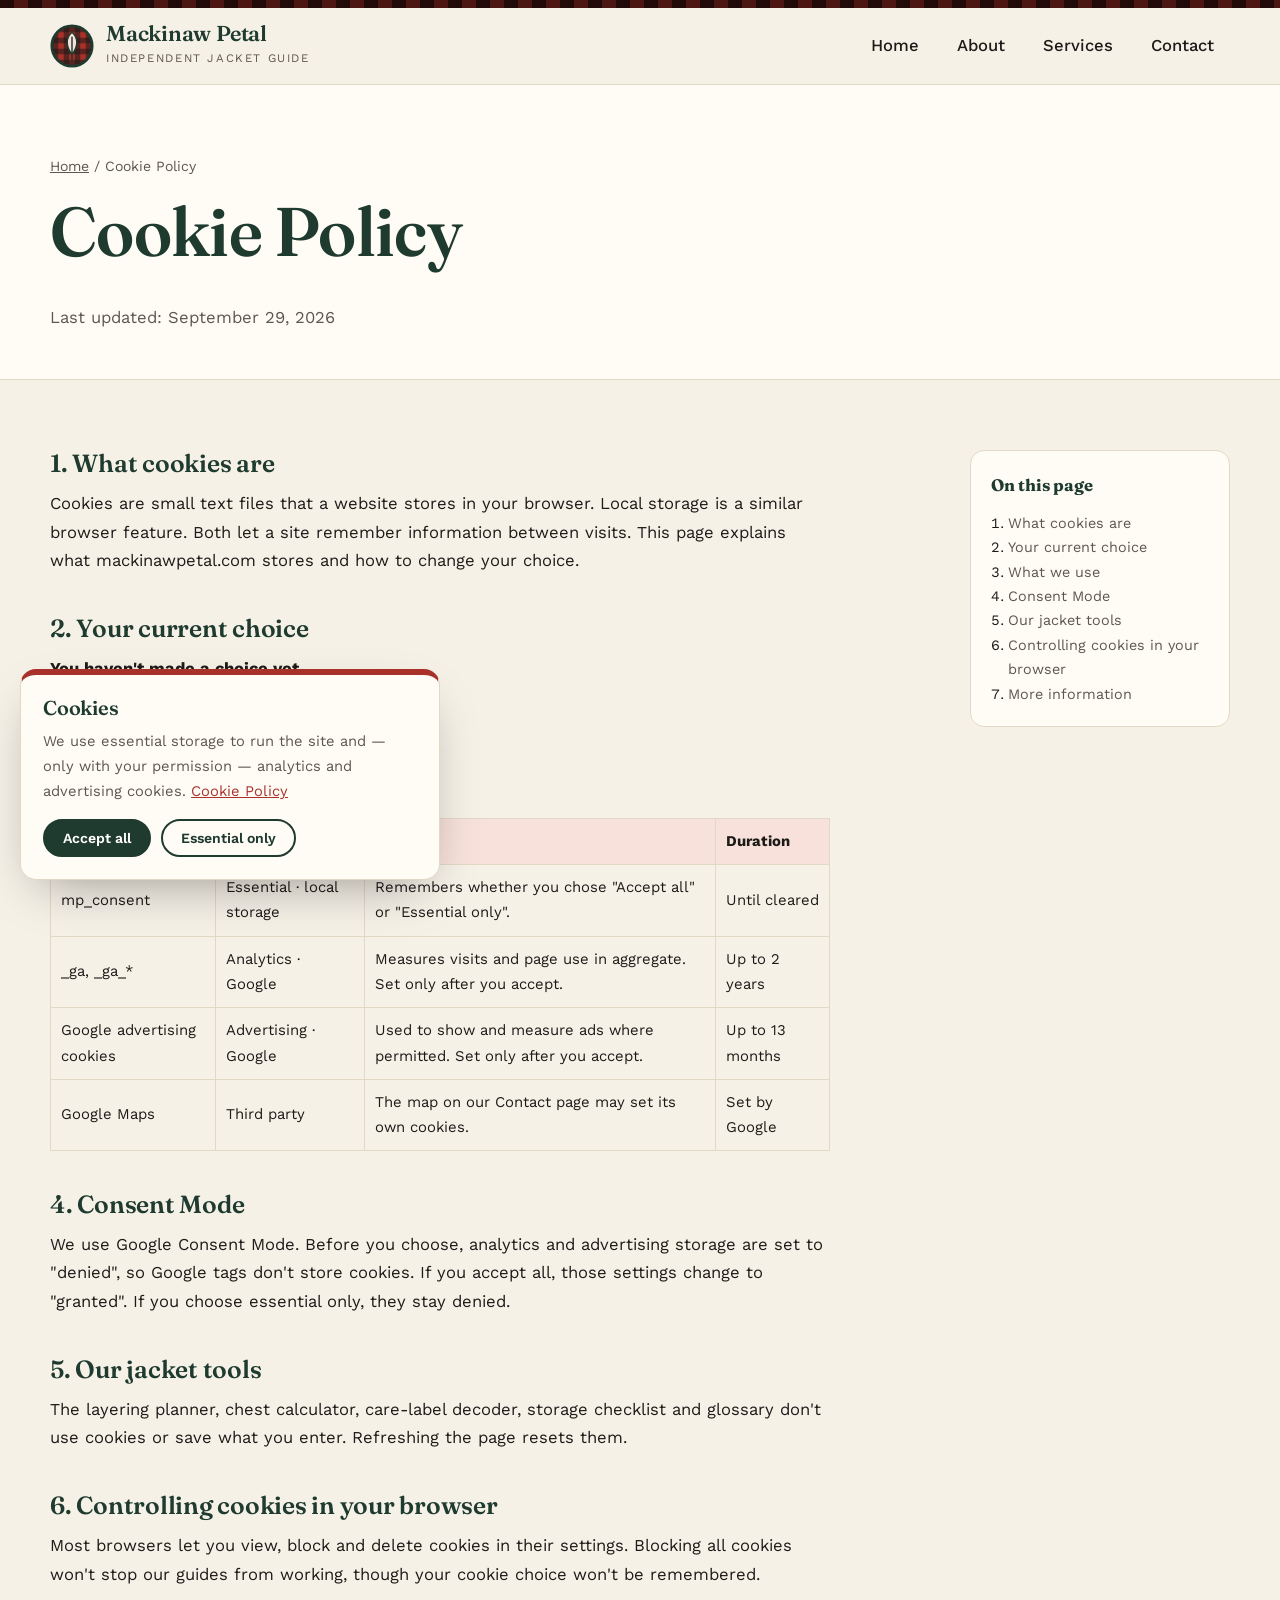
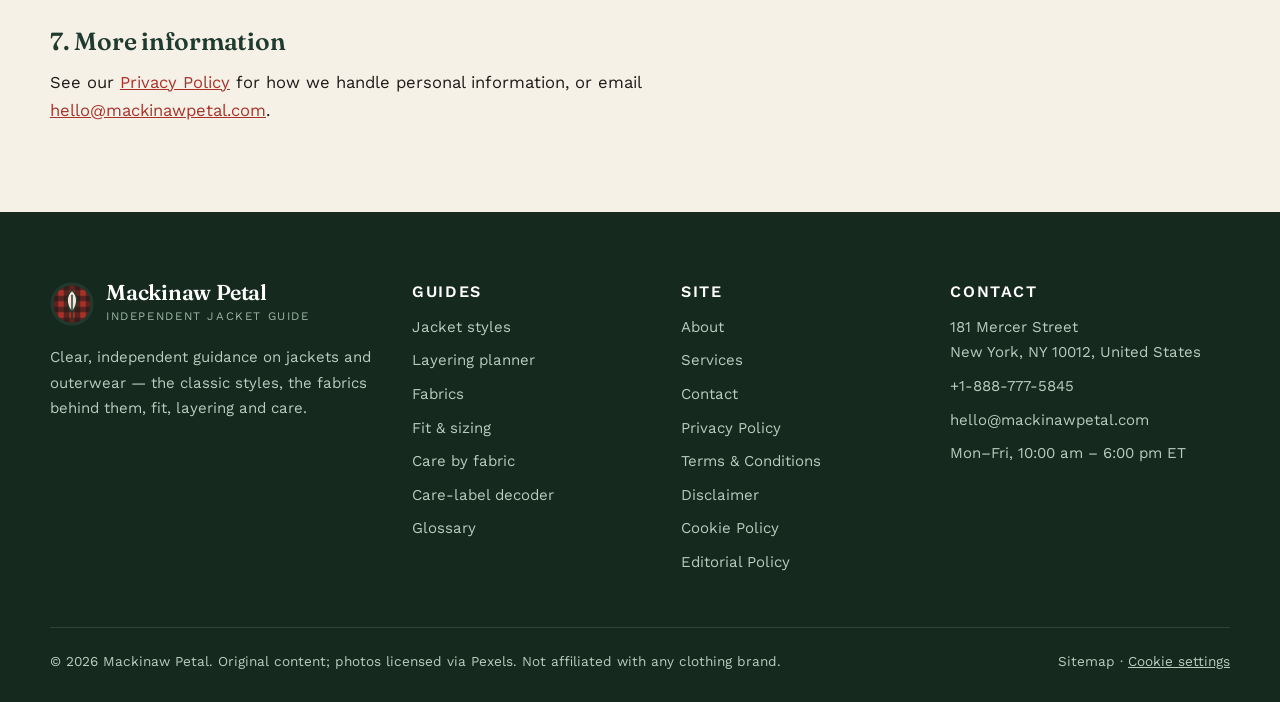
<file: cookie-policy.html>
<!DOCTYPE html>
<html lang="en">
<head>
<meta charset="utf-8">
<meta name="viewport" content="width=device-width, initial-scale=1">
<title>Cookie Policy | Mackinaw Petal</title>
<meta name="description" content="The cookies and local storage used on mackinawpetal.com, how Google Consent Mode works and how to change your cookie choices at any time.">
<meta name="robots" content="index, follow">
<link rel="canonical" href="https://mackinawpetal.com/cookie-policy.html">
<meta property="og:type" content="website">
<meta property="og:site_name" content="Mackinaw Petal">
<meta property="og:title" content="Cookie Policy | Mackinaw Petal">
<meta property="og:description" content="The cookies and local storage used on mackinawpetal.com, how Google Consent Mode works and how to change your cookie choices at any time.">
<meta property="og:url" content="https://mackinawpetal.com/cookie-policy.html">
<meta property="og:image" content="https://images.pexels.com/photos/26222878/pexels-photo-26222878.jpeg?auto=compress&cs=tinysrgb&w=1200">
<meta name="twitter:card" content="summary_large_image">
<meta name="theme-color" content="#1F3A2E">
<link rel="icon" href="assets/images/favicon.svg" type="image/svg+xml">
<link rel="preconnect" href="https://images.pexels.com">
<link rel="preconnect" href="https://fonts.googleapis.com"><link rel="preconnect" href="https://fonts.gstatic.com" crossorigin>
<link href="https://fonts.googleapis.com/css2?family=Fraunces:ital,opsz,wght@0,9..144,500;0,9..144,600;1,9..144,500&family=Work+Sans:wght@400;500;600;700&display=swap" rel="stylesheet">
<link rel="stylesheet" href="assets/css/style.css">
<!-- Google tag (gtag.js) with Consent Mode v2 -->
<script>window.dataLayer=window.dataLayer||[];function gtag(){dataLayer.push(arguments);}gtag('consent','default',{ad_storage:'denied',ad_user_data:'denied',ad_personalization:'denied',analytics_storage:'denied',wait_for_update:500});</script>
<script async src="https://www.googletagmanager.com/gtag/js?id=G-0LY0HY7L01"></script>
<script>gtag('js',new Date());gtag('config','G-0LY0HY7L01');</script>

</head>
<body>
<a class="skip" href="#main">Skip to content</a>
<div class="topbar plaid" aria-hidden="true"></div>
<header class="site-header"><div class="wrap hdr">
  <a class="logo" href="index.html" aria-label="Mackinaw Petal home"><svg viewBox="0 0 48 48" aria-hidden="true"><defs><clipPath id="lc"><circle cx="24" cy="24" r="22"/></clipPath></defs><g clip-path="url(#lc)"><rect width="48" height="48" fill="#A8322A"/><path d="M0 6h48M0 18h48M0 30h48M0 42h48" stroke="#1D1B18" stroke-width="6" opacity=".55"/><path d="M6 0v48M18 0v48M30 0v48M42 0v48" stroke="#1D1B18" stroke-width="6" opacity=".55"/></g><circle cx="24" cy="24" r="22" fill="none" stroke="#1F3A2E" stroke-width="3"/><path d="M24 9c7 6 7 16 0 24c-7-8-7-18 0-24z" fill="#F7E1DA" stroke="#1F3A2E" stroke-width="1.6"/><path d="M24 14v26" stroke="#1F3A2E" stroke-width="1.6"/></svg><span><b>Mackinaw Petal</b><small>Independent jacket guide</small></span></a>
  <nav class="nav" id="nav" aria-label="Main"><ul><li><a href="index.html">Home</a></li><li><a href="about.html">About</a></li><li><a href="services.html">Services</a></li><li><a href="contact.html">Contact</a></li></ul></nav>
  <button class="burger" type="button" aria-label="Menu" aria-expanded="false" aria-controls="nav"><svg viewBox="0 0 24 24" fill="none" stroke="currentColor" stroke-width="1.8"><path d="M4 7h16M4 12h16M4 17h16"/></svg></button>
</div></header>
<main id="main">
<section class="ph-plain"><div class="wrap"><div class="crumb"><a href="index.html">Home</a> / Cookie Policy</div><h1>Cookie Policy</h1><p class="muted">Last updated: September 29, 2026</p></div></section>
<section class="sec-sm"><div class="wrap prose-grid"><article class="prose"><h2 id="what">1. What cookies are</h2>
<p>Cookies are small text files that a website stores in your browser. Local storage is a similar browser feature. Both let a site remember information between visits. This page explains what mackinawpetal.com stores and how to change your choice.</p>
<h2 id="choice">2. Your current choice</h2>
<p><strong id="consent-status">Checking…</strong></p>
<p><button class="btn btn-sm" type="button" data-cookie-settings>Change cookie settings</button></p>
<h2 id="list">3. What we use</h2>
<table>
<thead><tr><th>Name</th><th>Type</th><th>Purpose</th><th>Duration</th></tr></thead>
<tbody>
<tr><td>mp_consent</td><td>Essential · local storage</td><td>Remembers whether you chose "Accept all" or "Essential only".</td><td>Until cleared</td></tr>
<tr><td>_ga, _ga_*</td><td>Analytics · Google</td><td>Measures visits and page use in aggregate. Set only after you accept.</td><td>Up to 2 years</td></tr>
<tr><td>Google advertising cookies</td><td>Advertising · Google</td><td>Used to show and measure ads where permitted. Set only after you accept.</td><td>Up to 13 months</td></tr>
<tr><td>Google Maps</td><td>Third party</td><td>The map on our Contact page may set its own cookies.</td><td>Set by Google</td></tr>
</tbody>
</table>
<h2 id="consent">4. Consent Mode</h2>
<p>We use Google Consent Mode. Before you choose, analytics and advertising storage are set to "denied", so Google tags don't store cookies. If you accept all, those settings change to "granted". If you choose essential only, they stay denied.</p>
<h2 id="tools">5. Our jacket tools</h2>
<p>The layering planner, chest calculator, care-label decoder, storage checklist and glossary don't use cookies or save what you enter. Refreshing the page resets them.</p>
<h2 id="browser">6. Controlling cookies in your browser</h2>
<p>Most browsers let you view, block and delete cookies in their settings. Blocking all cookies won't stop our guides from working, though your cookie choice won't be remembered.</p>
<h2 id="more">7. More information</h2>
<p>See our <a href="privacy-policy.html">Privacy Policy</a> for how we handle personal information, or email <a href="mailto:hello@mackinawpetal.com">hello@mackinawpetal.com</a>.</p>
</article><nav class="toc" aria-label="On this page"><b>On this page</b><ol><li><a href="#what">What cookies are</a></li><li><a href="#choice">Your current choice</a></li><li><a href="#list">What we use</a></li><li><a href="#consent">Consent Mode</a></li><li><a href="#tools">Our jacket tools</a></li><li><a href="#browser">Controlling cookies in your browser</a></li><li><a href="#more">More information</a></li></ol></nav></div></section>
</main>
<footer class="foot"><div class="wrap">
  <div class="foot-grid">
    <div><a class="logo" href="index.html" aria-label="Mackinaw Petal home"><svg viewBox="0 0 48 48" aria-hidden="true"><defs><clipPath id="lf"><circle cx="24" cy="24" r="22"/></clipPath></defs><g clip-path="url(#lf)"><rect width="48" height="48" fill="#A8322A"/><path d="M0 6h48M0 18h48M0 30h48M0 42h48" stroke="#1D1B18" stroke-width="6" opacity=".55"/><path d="M6 0v48M18 0v48M30 0v48M42 0v48" stroke="#1D1B18" stroke-width="6" opacity=".55"/></g><circle cx="24" cy="24" r="22" fill="none" stroke="#1F3A2E" stroke-width="3"/><path d="M24 9c7 6 7 16 0 24c-7-8-7-18 0-24z" fill="#F7E1DA" stroke="#1F3A2E" stroke-width="1.6"/><path d="M24 14v26" stroke="#1F3A2E" stroke-width="1.6"/></svg><span><b>Mackinaw Petal</b><small>Independent jacket guide</small></span></a>
      <p style="margin-top:18px;max-width:330px">Clear, independent guidance on jackets and outerwear — the classic styles, the fabrics behind them, fit, layering and care.</p></div>
    <div><h2>Guides</h2><ul><li><a href="index.html#styles">Jacket styles</a></li><li><a href="index.html#layers">Layering planner</a></li><li><a href="index.html#fabrics">Fabrics</a></li><li><a href="index.html#fit">Fit &amp; sizing</a></li><li><a href="index.html#care">Care by fabric</a></li><li><a href="index.html#symbols-guide">Care-label decoder</a></li><li><a href="index.html#glossary">Glossary</a></li></ul></div>
    <div><h2>Site</h2><ul><li><a href="about.html">About</a></li><li><a href="services.html">Services</a></li><li><a href="contact.html">Contact</a></li><li><a href="privacy-policy.html">Privacy Policy</a></li><li><a href="terms-and-conditions.html">Terms &amp; Conditions</a></li><li><a href="disclaimer.html">Disclaimer</a></li><li><a href="cookie-policy.html">Cookie Policy</a></li><li><a href="editorial-policy.html">Editorial Policy</a></li></ul></div>
    <div><h2>Contact</h2><ul><li>181 Mercer Street<br>New York, NY 10012, United States</li><li><a href="tel:+18887775845">+1-888-777-5845</a></li><li><a href="mailto:hello@mackinawpetal.com">hello@mackinawpetal.com</a></li><li>Mon–Fri, 10:00 am – 6:00 pm ET</li></ul></div>
  </div>
  <div class="foot-bot"><span>© <span data-year>2026</span> Mackinaw Petal. Original content; photos licensed via Pexels. Not affiliated with any clothing brand.</span><span><a href="sitemap.xml">Sitemap</a> · <button type="button" data-cookie-settings>Cookie settings</button></span></div>
</div></footer>
<div class="cookie" role="dialog" aria-labelledby="ck-h"><h2 id="ck-h">Cookies</h2><p>We use essential storage to run the site and — only with your permission — analytics and advertising cookies. <a href="cookie-policy.html">Cookie Policy</a></p>
<div class="row"><button class="btn btn-sm" type="button" data-consent="all">Accept all</button><button class="btn btn-sm btn-line" type="button" data-consent="essential">Essential only</button></div></div>
<script src="assets/js/main.js" defer></script>
</body>
</html>
</file>
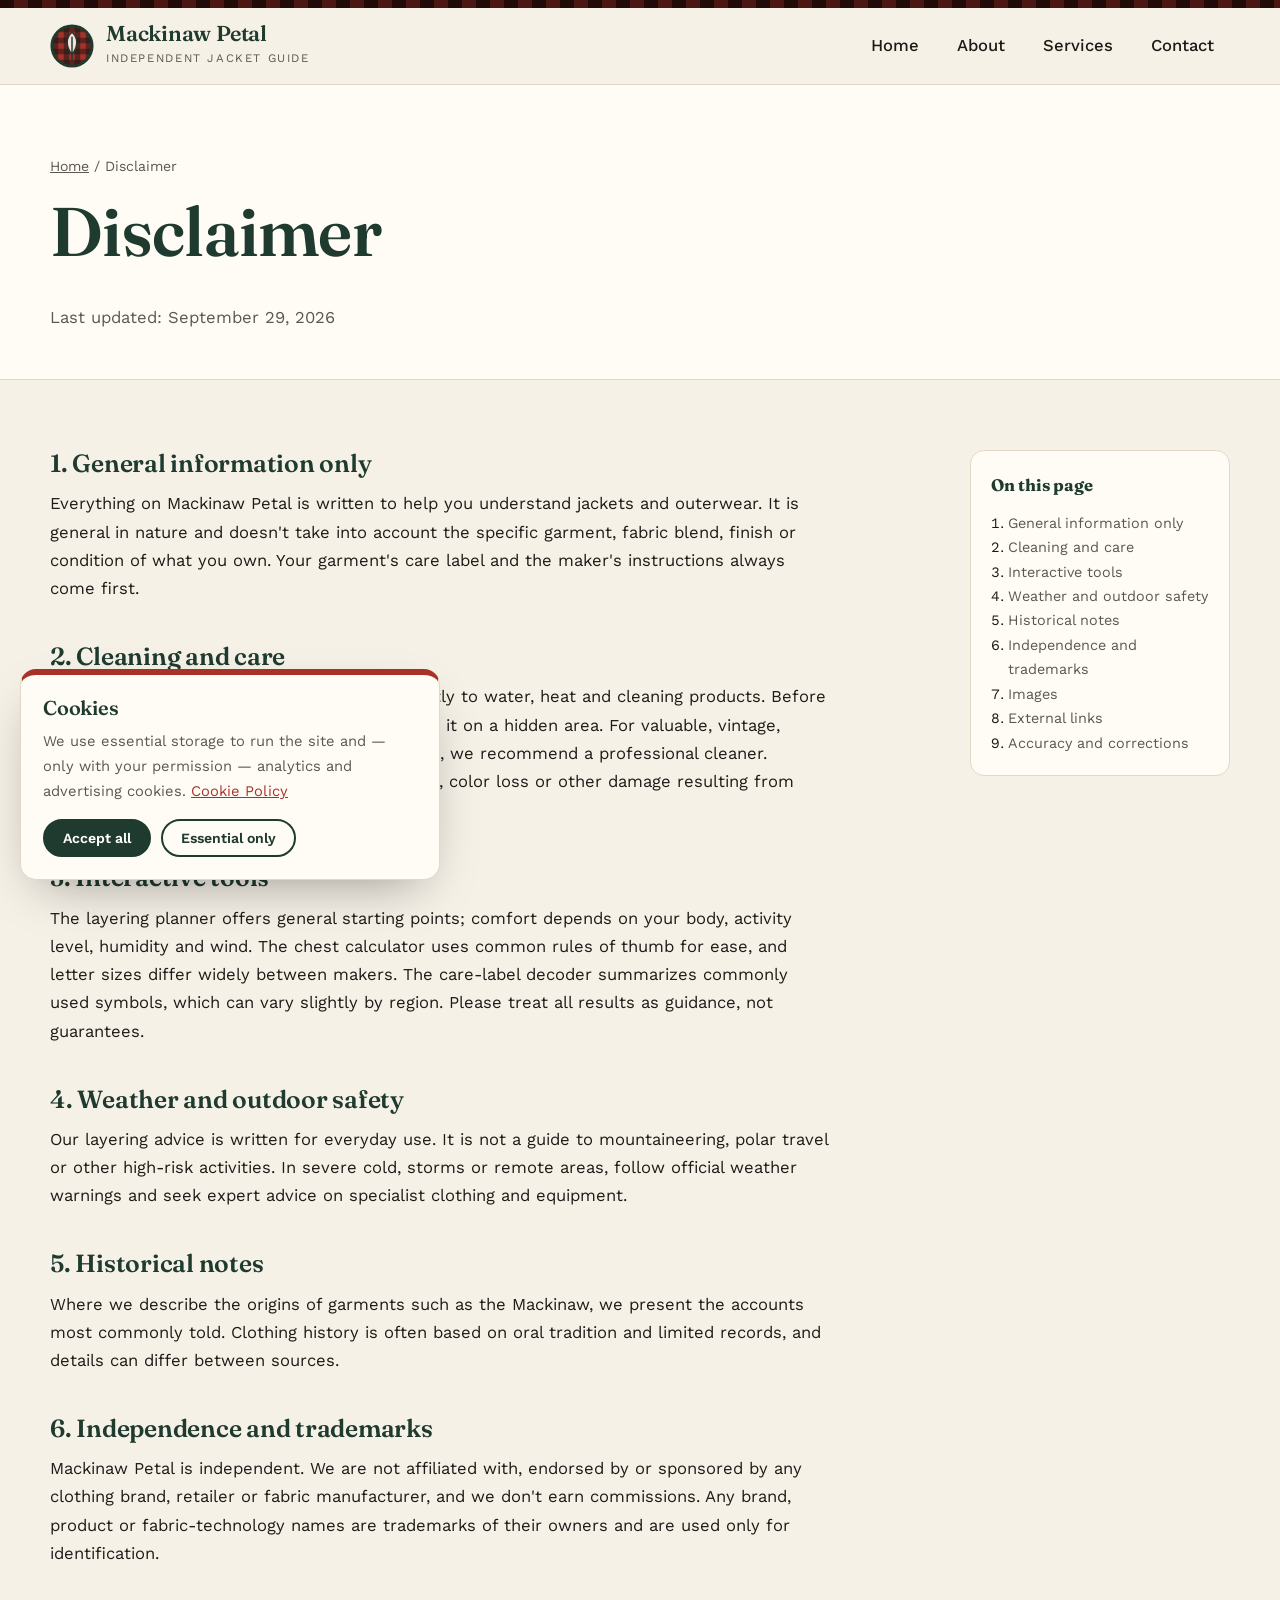
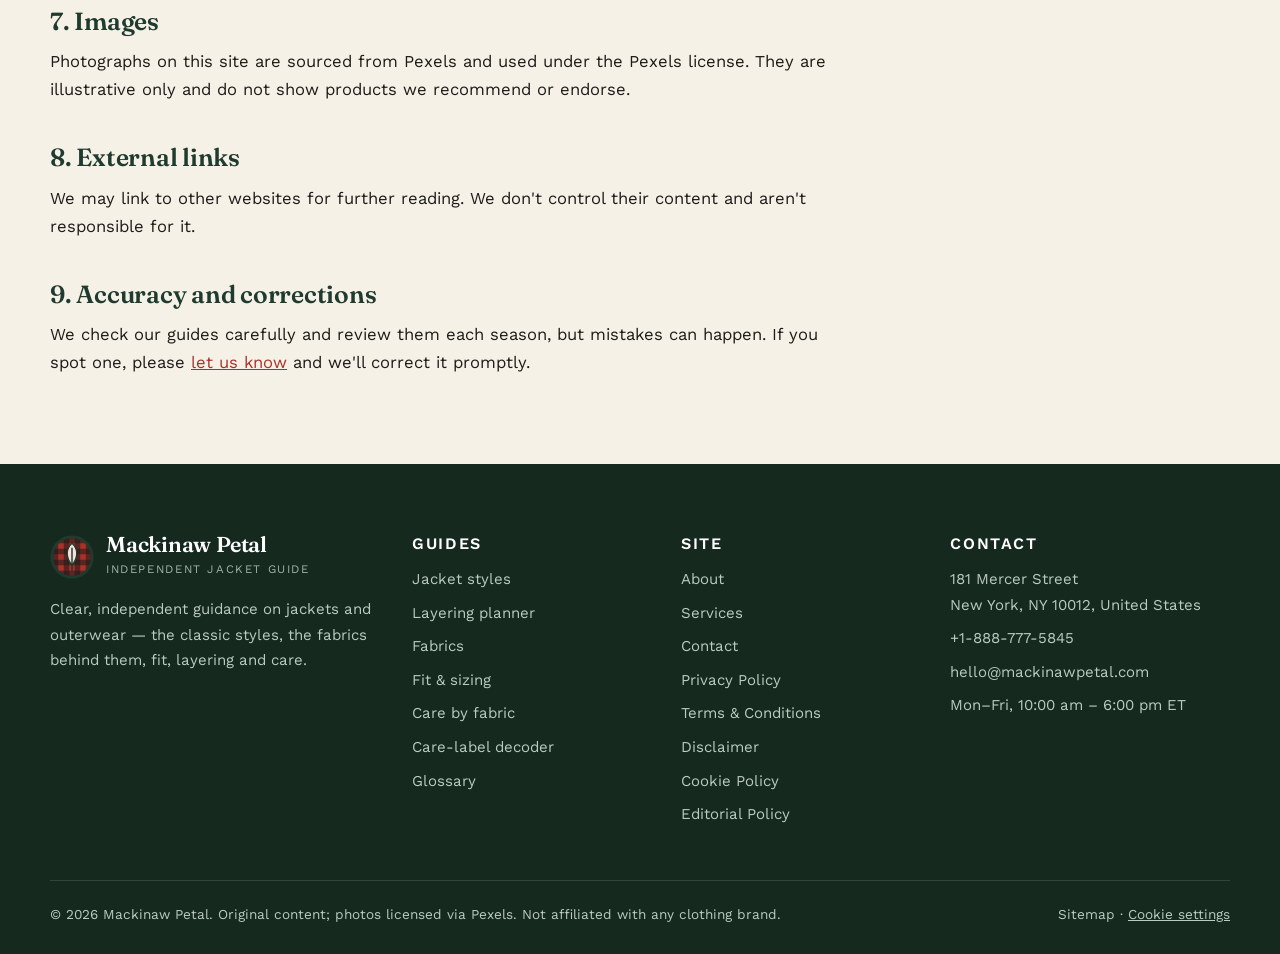
<file: disclaimer.html>
<!DOCTYPE html>
<html lang="en">
<head>
<meta charset="utf-8">
<meta name="viewport" content="width=device-width, initial-scale=1">
<title>Disclaimer | Mackinaw Petal</title>
<meta name="description" content="Mackinaw Petal offers independent, general information about jackets. Read about care advice, interactive tools, weather safety, trademarks and images.">
<meta name="robots" content="index, follow">
<link rel="canonical" href="https://mackinawpetal.com/disclaimer.html">
<meta property="og:type" content="website">
<meta property="og:site_name" content="Mackinaw Petal">
<meta property="og:title" content="Disclaimer | Mackinaw Petal">
<meta property="og:description" content="Mackinaw Petal offers independent, general information about jackets. Read about care advice, interactive tools, weather safety, trademarks and images.">
<meta property="og:url" content="https://mackinawpetal.com/disclaimer.html">
<meta property="og:image" content="https://images.pexels.com/photos/26222878/pexels-photo-26222878.jpeg?auto=compress&cs=tinysrgb&w=1200">
<meta name="twitter:card" content="summary_large_image">
<meta name="theme-color" content="#1F3A2E">
<link rel="icon" href="assets/images/favicon.svg" type="image/svg+xml">
<link rel="preconnect" href="https://images.pexels.com">
<link rel="preconnect" href="https://fonts.googleapis.com"><link rel="preconnect" href="https://fonts.gstatic.com" crossorigin>
<link href="https://fonts.googleapis.com/css2?family=Fraunces:ital,opsz,wght@0,9..144,500;0,9..144,600;1,9..144,500&family=Work+Sans:wght@400;500;600;700&display=swap" rel="stylesheet">
<link rel="stylesheet" href="assets/css/style.css">
<!-- Google tag (gtag.js) with Consent Mode v2 -->
<script>window.dataLayer=window.dataLayer||[];function gtag(){dataLayer.push(arguments);}gtag('consent','default',{ad_storage:'denied',ad_user_data:'denied',ad_personalization:'denied',analytics_storage:'denied',wait_for_update:500});</script>
<script async src="https://www.googletagmanager.com/gtag/js?id=G-0LY0HY7L01"></script>
<script>gtag('js',new Date());gtag('config','G-0LY0HY7L01');</script>

</head>
<body>
<a class="skip" href="#main">Skip to content</a>
<div class="topbar plaid" aria-hidden="true"></div>
<header class="site-header"><div class="wrap hdr">
  <a class="logo" href="index.html" aria-label="Mackinaw Petal home"><svg viewBox="0 0 48 48" aria-hidden="true"><defs><clipPath id="lc"><circle cx="24" cy="24" r="22"/></clipPath></defs><g clip-path="url(#lc)"><rect width="48" height="48" fill="#A8322A"/><path d="M0 6h48M0 18h48M0 30h48M0 42h48" stroke="#1D1B18" stroke-width="6" opacity=".55"/><path d="M6 0v48M18 0v48M30 0v48M42 0v48" stroke="#1D1B18" stroke-width="6" opacity=".55"/></g><circle cx="24" cy="24" r="22" fill="none" stroke="#1F3A2E" stroke-width="3"/><path d="M24 9c7 6 7 16 0 24c-7-8-7-18 0-24z" fill="#F7E1DA" stroke="#1F3A2E" stroke-width="1.6"/><path d="M24 14v26" stroke="#1F3A2E" stroke-width="1.6"/></svg><span><b>Mackinaw Petal</b><small>Independent jacket guide</small></span></a>
  <nav class="nav" id="nav" aria-label="Main"><ul><li><a href="index.html">Home</a></li><li><a href="about.html">About</a></li><li><a href="services.html">Services</a></li><li><a href="contact.html">Contact</a></li></ul></nav>
  <button class="burger" type="button" aria-label="Menu" aria-expanded="false" aria-controls="nav"><svg viewBox="0 0 24 24" fill="none" stroke="currentColor" stroke-width="1.8"><path d="M4 7h16M4 12h16M4 17h16"/></svg></button>
</div></header>
<main id="main">
<section class="ph-plain"><div class="wrap"><div class="crumb"><a href="index.html">Home</a> / Disclaimer</div><h1>Disclaimer</h1><p class="muted">Last updated: September 29, 2026</p></div></section>
<section class="sec-sm"><div class="wrap prose-grid"><article class="prose"><h2 id="general">1. General information only</h2>
<p>Everything on Mackinaw Petal is written to help you understand jackets and outerwear. It is general in nature and doesn't take into account the specific garment, fabric blend, finish or condition of what you own. Your garment's care label and the maker's instructions always come first.</p>
<h2 id="care">2. Cleaning and care</h2>
<p>Fabrics, dyes, coatings and trims react differently to water, heat and cleaning products. Before trying any cleaning or conditioning method, test it on a hidden area. For valuable, vintage, leather, suede, shearling or heavily soiled items, we recommend a professional cleaner. Mackinaw Petal is not responsible for shrinkage, color loss or other damage resulting from care methods described on this site.</p>
<h2 id="tools">3. Interactive tools</h2>
<p>The layering planner offers general starting points; comfort depends on your body, activity level, humidity and wind. The chest calculator uses common rules of thumb for ease, and letter sizes differ widely between makers. The care-label decoder summarizes commonly used symbols, which can vary slightly by region. Please treat all results as guidance, not guarantees.</p>
<h2 id="weather">4. Weather and outdoor safety</h2>
<p>Our layering advice is written for everyday use. It is not a guide to mountaineering, polar travel or other high-risk activities. In severe cold, storms or remote areas, follow official weather warnings and seek expert advice on specialist clothing and equipment.</p>
<h2 id="history">5. Historical notes</h2>
<p>Where we describe the origins of garments such as the Mackinaw, we present the accounts most commonly told. Clothing history is often based on oral tradition and limited records, and details can differ between sources.</p>
<h2 id="brands">6. Independence and trademarks</h2>
<p>Mackinaw Petal is independent. We are not affiliated with, endorsed by or sponsored by any clothing brand, retailer or fabric manufacturer, and we don't earn commissions. Any brand, product or fabric-technology names are trademarks of their owners and are used only for identification.</p>
<h2 id="images">7. Images</h2>
<p>Photographs on this site are sourced from Pexels and used under the Pexels license. They are illustrative only and do not show products we recommend or endorse.</p>
<h2 id="links">8. External links</h2>
<p>We may link to other websites for further reading. We don't control their content and aren't responsible for it.</p>
<h2 id="accuracy">9. Accuracy and corrections</h2>
<p>We check our guides carefully and review them each season, but mistakes can happen. If you spot one, please <a href="contact.html">let us know</a> and we'll correct it promptly.</p>
</article><nav class="toc" aria-label="On this page"><b>On this page</b><ol><li><a href="#general">General information only</a></li><li><a href="#care">Cleaning and care</a></li><li><a href="#tools">Interactive tools</a></li><li><a href="#weather">Weather and outdoor safety</a></li><li><a href="#history">Historical notes</a></li><li><a href="#brands">Independence and trademarks</a></li><li><a href="#images">Images</a></li><li><a href="#links">External links</a></li><li><a href="#accuracy">Accuracy and corrections</a></li></ol></nav></div></section>
</main>
<footer class="foot"><div class="wrap">
  <div class="foot-grid">
    <div><a class="logo" href="index.html" aria-label="Mackinaw Petal home"><svg viewBox="0 0 48 48" aria-hidden="true"><defs><clipPath id="lf"><circle cx="24" cy="24" r="22"/></clipPath></defs><g clip-path="url(#lf)"><rect width="48" height="48" fill="#A8322A"/><path d="M0 6h48M0 18h48M0 30h48M0 42h48" stroke="#1D1B18" stroke-width="6" opacity=".55"/><path d="M6 0v48M18 0v48M30 0v48M42 0v48" stroke="#1D1B18" stroke-width="6" opacity=".55"/></g><circle cx="24" cy="24" r="22" fill="none" stroke="#1F3A2E" stroke-width="3"/><path d="M24 9c7 6 7 16 0 24c-7-8-7-18 0-24z" fill="#F7E1DA" stroke="#1F3A2E" stroke-width="1.6"/><path d="M24 14v26" stroke="#1F3A2E" stroke-width="1.6"/></svg><span><b>Mackinaw Petal</b><small>Independent jacket guide</small></span></a>
      <p style="margin-top:18px;max-width:330px">Clear, independent guidance on jackets and outerwear — the classic styles, the fabrics behind them, fit, layering and care.</p></div>
    <div><h2>Guides</h2><ul><li><a href="index.html#styles">Jacket styles</a></li><li><a href="index.html#layers">Layering planner</a></li><li><a href="index.html#fabrics">Fabrics</a></li><li><a href="index.html#fit">Fit &amp; sizing</a></li><li><a href="index.html#care">Care by fabric</a></li><li><a href="index.html#symbols-guide">Care-label decoder</a></li><li><a href="index.html#glossary">Glossary</a></li></ul></div>
    <div><h2>Site</h2><ul><li><a href="about.html">About</a></li><li><a href="services.html">Services</a></li><li><a href="contact.html">Contact</a></li><li><a href="privacy-policy.html">Privacy Policy</a></li><li><a href="terms-and-conditions.html">Terms &amp; Conditions</a></li><li><a href="disclaimer.html">Disclaimer</a></li><li><a href="cookie-policy.html">Cookie Policy</a></li><li><a href="editorial-policy.html">Editorial Policy</a></li></ul></div>
    <div><h2>Contact</h2><ul><li>181 Mercer Street<br>New York, NY 10012, United States</li><li><a href="tel:+18887775845">+1-888-777-5845</a></li><li><a href="mailto:hello@mackinawpetal.com">hello@mackinawpetal.com</a></li><li>Mon–Fri, 10:00 am – 6:00 pm ET</li></ul></div>
  </div>
  <div class="foot-bot"><span>© <span data-year>2026</span> Mackinaw Petal. Original content; photos licensed via Pexels. Not affiliated with any clothing brand.</span><span><a href="sitemap.xml">Sitemap</a> · <button type="button" data-cookie-settings>Cookie settings</button></span></div>
</div></footer>
<div class="cookie" role="dialog" aria-labelledby="ck-h"><h2 id="ck-h">Cookies</h2><p>We use essential storage to run the site and — only with your permission — analytics and advertising cookies. <a href="cookie-policy.html">Cookie Policy</a></p>
<div class="row"><button class="btn btn-sm" type="button" data-consent="all">Accept all</button><button class="btn btn-sm btn-line" type="button" data-consent="essential">Essential only</button></div></div>
<script src="assets/js/main.js" defer></script>
</body>
</html>
</file>
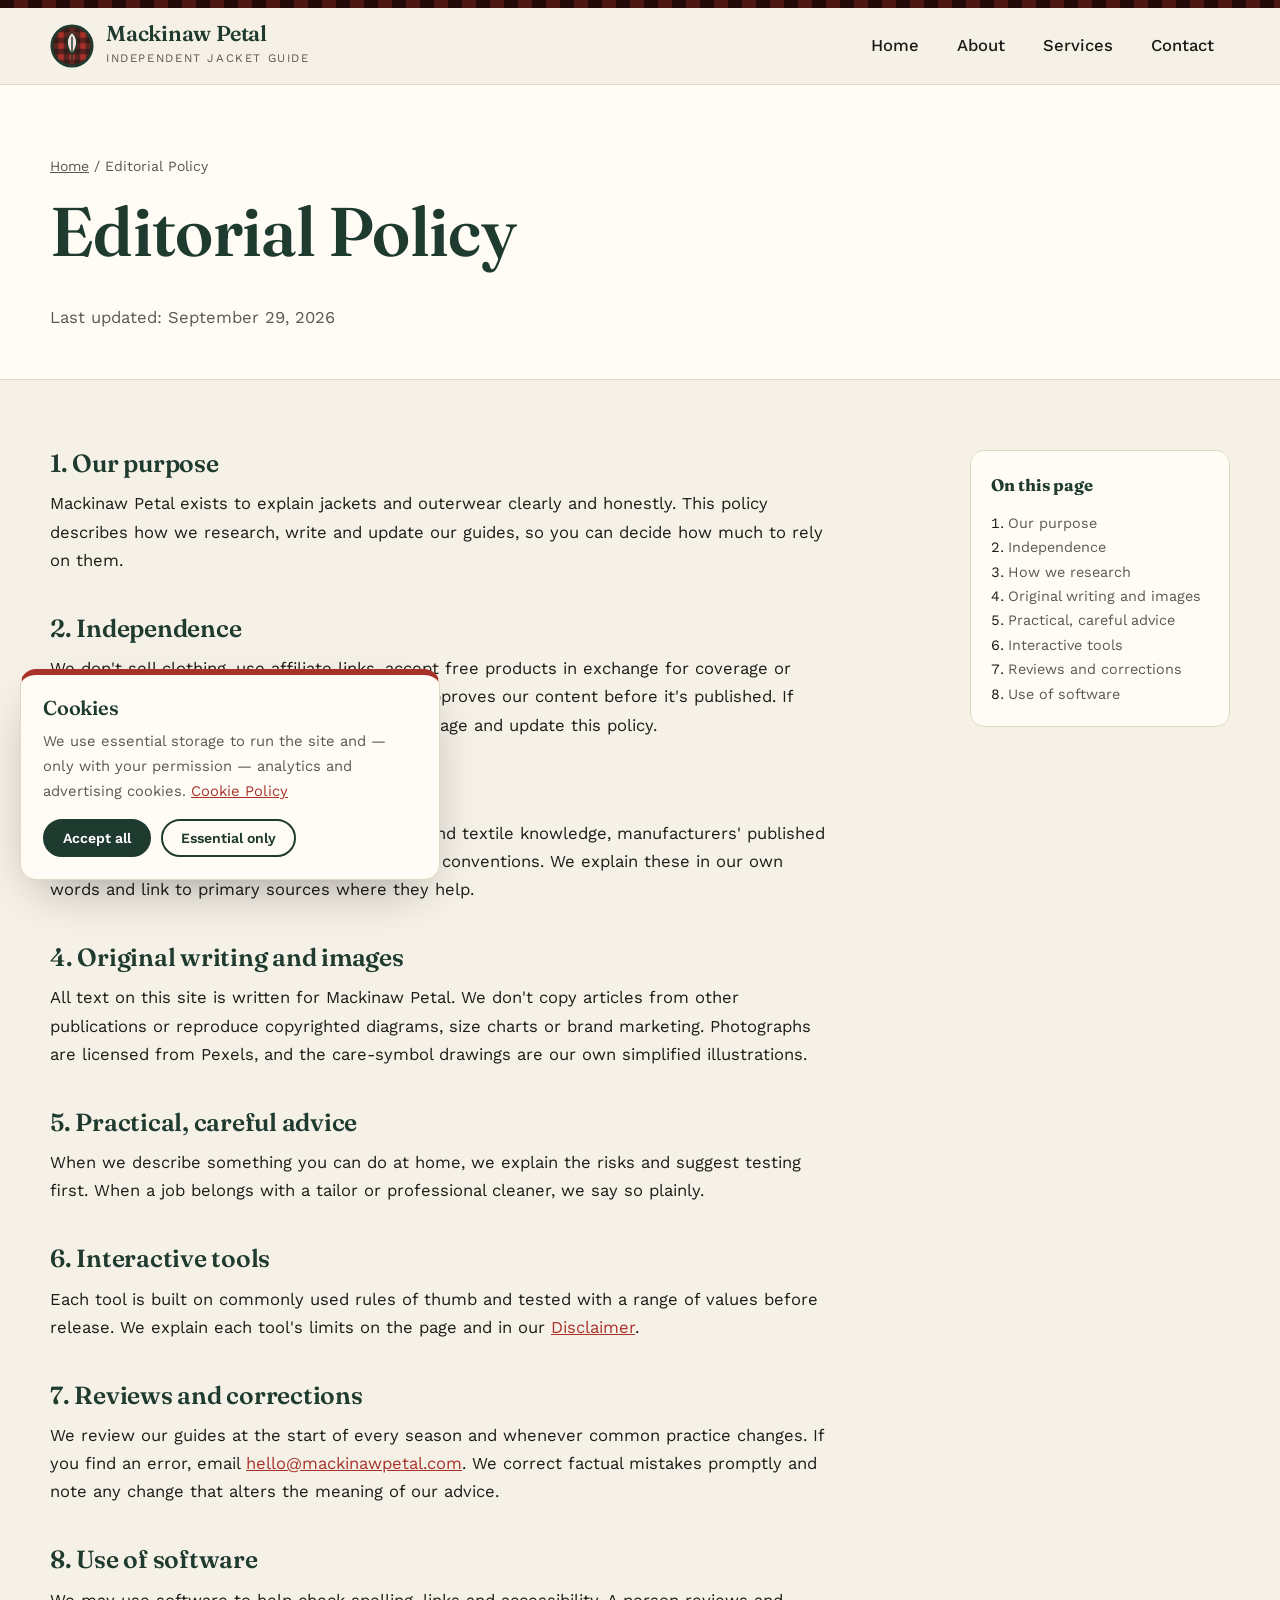
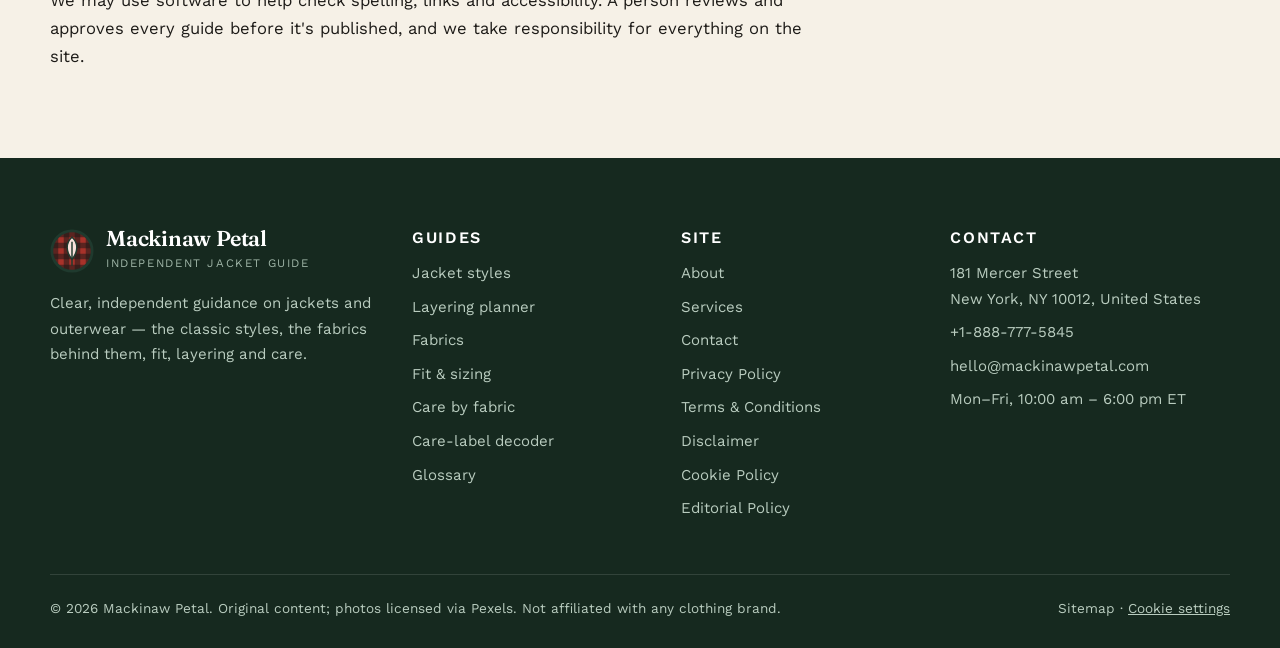
<file: editorial-policy.html>
<!DOCTYPE html>
<html lang="en">
<head>
<meta charset="utf-8">
<meta name="viewport" content="width=device-width, initial-scale=1">
<title>Editorial Policy | Mackinaw Petal</title>
<meta name="description" content="How Mackinaw Petal researches, writes and updates its independent jacket and outerwear guides, stays brand-neutral and handles corrections.">
<meta name="robots" content="index, follow">
<link rel="canonical" href="https://mackinawpetal.com/editorial-policy.html">
<meta property="og:type" content="website">
<meta property="og:site_name" content="Mackinaw Petal">
<meta property="og:title" content="Editorial Policy | Mackinaw Petal">
<meta property="og:description" content="How Mackinaw Petal researches, writes and updates its independent jacket and outerwear guides, stays brand-neutral and handles corrections.">
<meta property="og:url" content="https://mackinawpetal.com/editorial-policy.html">
<meta property="og:image" content="https://images.pexels.com/photos/26222878/pexels-photo-26222878.jpeg?auto=compress&cs=tinysrgb&w=1200">
<meta name="twitter:card" content="summary_large_image">
<meta name="theme-color" content="#1F3A2E">
<link rel="icon" href="assets/images/favicon.svg" type="image/svg+xml">
<link rel="preconnect" href="https://images.pexels.com">
<link rel="preconnect" href="https://fonts.googleapis.com"><link rel="preconnect" href="https://fonts.gstatic.com" crossorigin>
<link href="https://fonts.googleapis.com/css2?family=Fraunces:ital,opsz,wght@0,9..144,500;0,9..144,600;1,9..144,500&family=Work+Sans:wght@400;500;600;700&display=swap" rel="stylesheet">
<link rel="stylesheet" href="assets/css/style.css">
<!-- Google tag (gtag.js) with Consent Mode v2 -->
<script>window.dataLayer=window.dataLayer||[];function gtag(){dataLayer.push(arguments);}gtag('consent','default',{ad_storage:'denied',ad_user_data:'denied',ad_personalization:'denied',analytics_storage:'denied',wait_for_update:500});</script>
<script async src="https://www.googletagmanager.com/gtag/js?id=G-0LY0HY7L01"></script>
<script>gtag('js',new Date());gtag('config','G-0LY0HY7L01');</script>

</head>
<body>
<a class="skip" href="#main">Skip to content</a>
<div class="topbar plaid" aria-hidden="true"></div>
<header class="site-header"><div class="wrap hdr">
  <a class="logo" href="index.html" aria-label="Mackinaw Petal home"><svg viewBox="0 0 48 48" aria-hidden="true"><defs><clipPath id="lc"><circle cx="24" cy="24" r="22"/></clipPath></defs><g clip-path="url(#lc)"><rect width="48" height="48" fill="#A8322A"/><path d="M0 6h48M0 18h48M0 30h48M0 42h48" stroke="#1D1B18" stroke-width="6" opacity=".55"/><path d="M6 0v48M18 0v48M30 0v48M42 0v48" stroke="#1D1B18" stroke-width="6" opacity=".55"/></g><circle cx="24" cy="24" r="22" fill="none" stroke="#1F3A2E" stroke-width="3"/><path d="M24 9c7 6 7 16 0 24c-7-8-7-18 0-24z" fill="#F7E1DA" stroke="#1F3A2E" stroke-width="1.6"/><path d="M24 14v26" stroke="#1F3A2E" stroke-width="1.6"/></svg><span><b>Mackinaw Petal</b><small>Independent jacket guide</small></span></a>
  <nav class="nav" id="nav" aria-label="Main"><ul><li><a href="index.html">Home</a></li><li><a href="about.html">About</a></li><li><a href="services.html">Services</a></li><li><a href="contact.html">Contact</a></li></ul></nav>
  <button class="burger" type="button" aria-label="Menu" aria-expanded="false" aria-controls="nav"><svg viewBox="0 0 24 24" fill="none" stroke="currentColor" stroke-width="1.8"><path d="M4 7h16M4 12h16M4 17h16"/></svg></button>
</div></header>
<main id="main">
<section class="ph-plain"><div class="wrap"><div class="crumb"><a href="index.html">Home</a> / Editorial Policy</div><h1>Editorial Policy</h1><p class="muted">Last updated: September 29, 2026</p></div></section>
<section class="sec-sm"><div class="wrap prose-grid"><article class="prose"><h2 id="purpose">1. Our purpose</h2>
<p>Mackinaw Petal exists to explain jackets and outerwear clearly and honestly. This policy describes how we research, write and update our guides, so you can decide how much to rely on them.</p>
<h2 id="independence">2. Independence</h2>
<p>We don't sell clothing, use affiliate links, accept free products in exchange for coverage or publish sponsored articles. No brand sees or approves our content before it's published. If that ever changes, we'll label it clearly on the page and update this policy.</p>
<h2 id="sources">3. How we research</h2>
<p>Our guides draw on long-established tailoring and textile knowledge, manufacturers' published care instructions and widely used care-labeling conventions. We explain these in our own words and link to primary sources where they help.</p>
<h2 id="original">4. Original writing and images</h2>
<p>All text on this site is written for Mackinaw Petal. We don't copy articles from other publications or reproduce copyrighted diagrams, size charts or brand marketing. Photographs are licensed from Pexels, and the care-symbol drawings are our own simplified illustrations.</p>
<h2 id="practical">5. Practical, careful advice</h2>
<p>When we describe something you can do at home, we explain the risks and suggest testing first. When a job belongs with a tailor or professional cleaner, we say so plainly.</p>
<h2 id="tools">6. Interactive tools</h2>
<p>Each tool is built on commonly used rules of thumb and tested with a range of values before release. We explain each tool's limits on the page and in our <a href="disclaimer.html">Disclaimer</a>.</p>
<h2 id="updates">7. Reviews and corrections</h2>
<p>We review our guides at the start of every season and whenever common practice changes. If you find an error, email <a href="mailto:hello@mackinawpetal.com">hello@mackinawpetal.com</a>. We correct factual mistakes promptly and note any change that alters the meaning of our advice.</p>
<h2 id="tech">8. Use of software</h2>
<p>We may use software to help check spelling, links and accessibility. A person reviews and approves every guide before it's published, and we take responsibility for everything on the site.</p>
</article><nav class="toc" aria-label="On this page"><b>On this page</b><ol><li><a href="#purpose">Our purpose</a></li><li><a href="#independence">Independence</a></li><li><a href="#sources">How we research</a></li><li><a href="#original">Original writing and images</a></li><li><a href="#practical">Practical, careful advice</a></li><li><a href="#tools">Interactive tools</a></li><li><a href="#updates">Reviews and corrections</a></li><li><a href="#tech">Use of software</a></li></ol></nav></div></section>
</main>
<footer class="foot"><div class="wrap">
  <div class="foot-grid">
    <div><a class="logo" href="index.html" aria-label="Mackinaw Petal home"><svg viewBox="0 0 48 48" aria-hidden="true"><defs><clipPath id="lf"><circle cx="24" cy="24" r="22"/></clipPath></defs><g clip-path="url(#lf)"><rect width="48" height="48" fill="#A8322A"/><path d="M0 6h48M0 18h48M0 30h48M0 42h48" stroke="#1D1B18" stroke-width="6" opacity=".55"/><path d="M6 0v48M18 0v48M30 0v48M42 0v48" stroke="#1D1B18" stroke-width="6" opacity=".55"/></g><circle cx="24" cy="24" r="22" fill="none" stroke="#1F3A2E" stroke-width="3"/><path d="M24 9c7 6 7 16 0 24c-7-8-7-18 0-24z" fill="#F7E1DA" stroke="#1F3A2E" stroke-width="1.6"/><path d="M24 14v26" stroke="#1F3A2E" stroke-width="1.6"/></svg><span><b>Mackinaw Petal</b><small>Independent jacket guide</small></span></a>
      <p style="margin-top:18px;max-width:330px">Clear, independent guidance on jackets and outerwear — the classic styles, the fabrics behind them, fit, layering and care.</p></div>
    <div><h2>Guides</h2><ul><li><a href="index.html#styles">Jacket styles</a></li><li><a href="index.html#layers">Layering planner</a></li><li><a href="index.html#fabrics">Fabrics</a></li><li><a href="index.html#fit">Fit &amp; sizing</a></li><li><a href="index.html#care">Care by fabric</a></li><li><a href="index.html#symbols-guide">Care-label decoder</a></li><li><a href="index.html#glossary">Glossary</a></li></ul></div>
    <div><h2>Site</h2><ul><li><a href="about.html">About</a></li><li><a href="services.html">Services</a></li><li><a href="contact.html">Contact</a></li><li><a href="privacy-policy.html">Privacy Policy</a></li><li><a href="terms-and-conditions.html">Terms &amp; Conditions</a></li><li><a href="disclaimer.html">Disclaimer</a></li><li><a href="cookie-policy.html">Cookie Policy</a></li><li><a href="editorial-policy.html">Editorial Policy</a></li></ul></div>
    <div><h2>Contact</h2><ul><li>181 Mercer Street<br>New York, NY 10012, United States</li><li><a href="tel:+18887775845">+1-888-777-5845</a></li><li><a href="mailto:hello@mackinawpetal.com">hello@mackinawpetal.com</a></li><li>Mon–Fri, 10:00 am – 6:00 pm ET</li></ul></div>
  </div>
  <div class="foot-bot"><span>© <span data-year>2026</span> Mackinaw Petal. Original content; photos licensed via Pexels. Not affiliated with any clothing brand.</span><span><a href="sitemap.xml">Sitemap</a> · <button type="button" data-cookie-settings>Cookie settings</button></span></div>
</div></footer>
<div class="cookie" role="dialog" aria-labelledby="ck-h"><h2 id="ck-h">Cookies</h2><p>We use essential storage to run the site and — only with your permission — analytics and advertising cookies. <a href="cookie-policy.html">Cookie Policy</a></p>
<div class="row"><button class="btn btn-sm" type="button" data-consent="all">Accept all</button><button class="btn btn-sm btn-line" type="button" data-consent="essential">Essential only</button></div></div>
<script src="assets/js/main.js" defer></script>
</body>
</html>
</file>
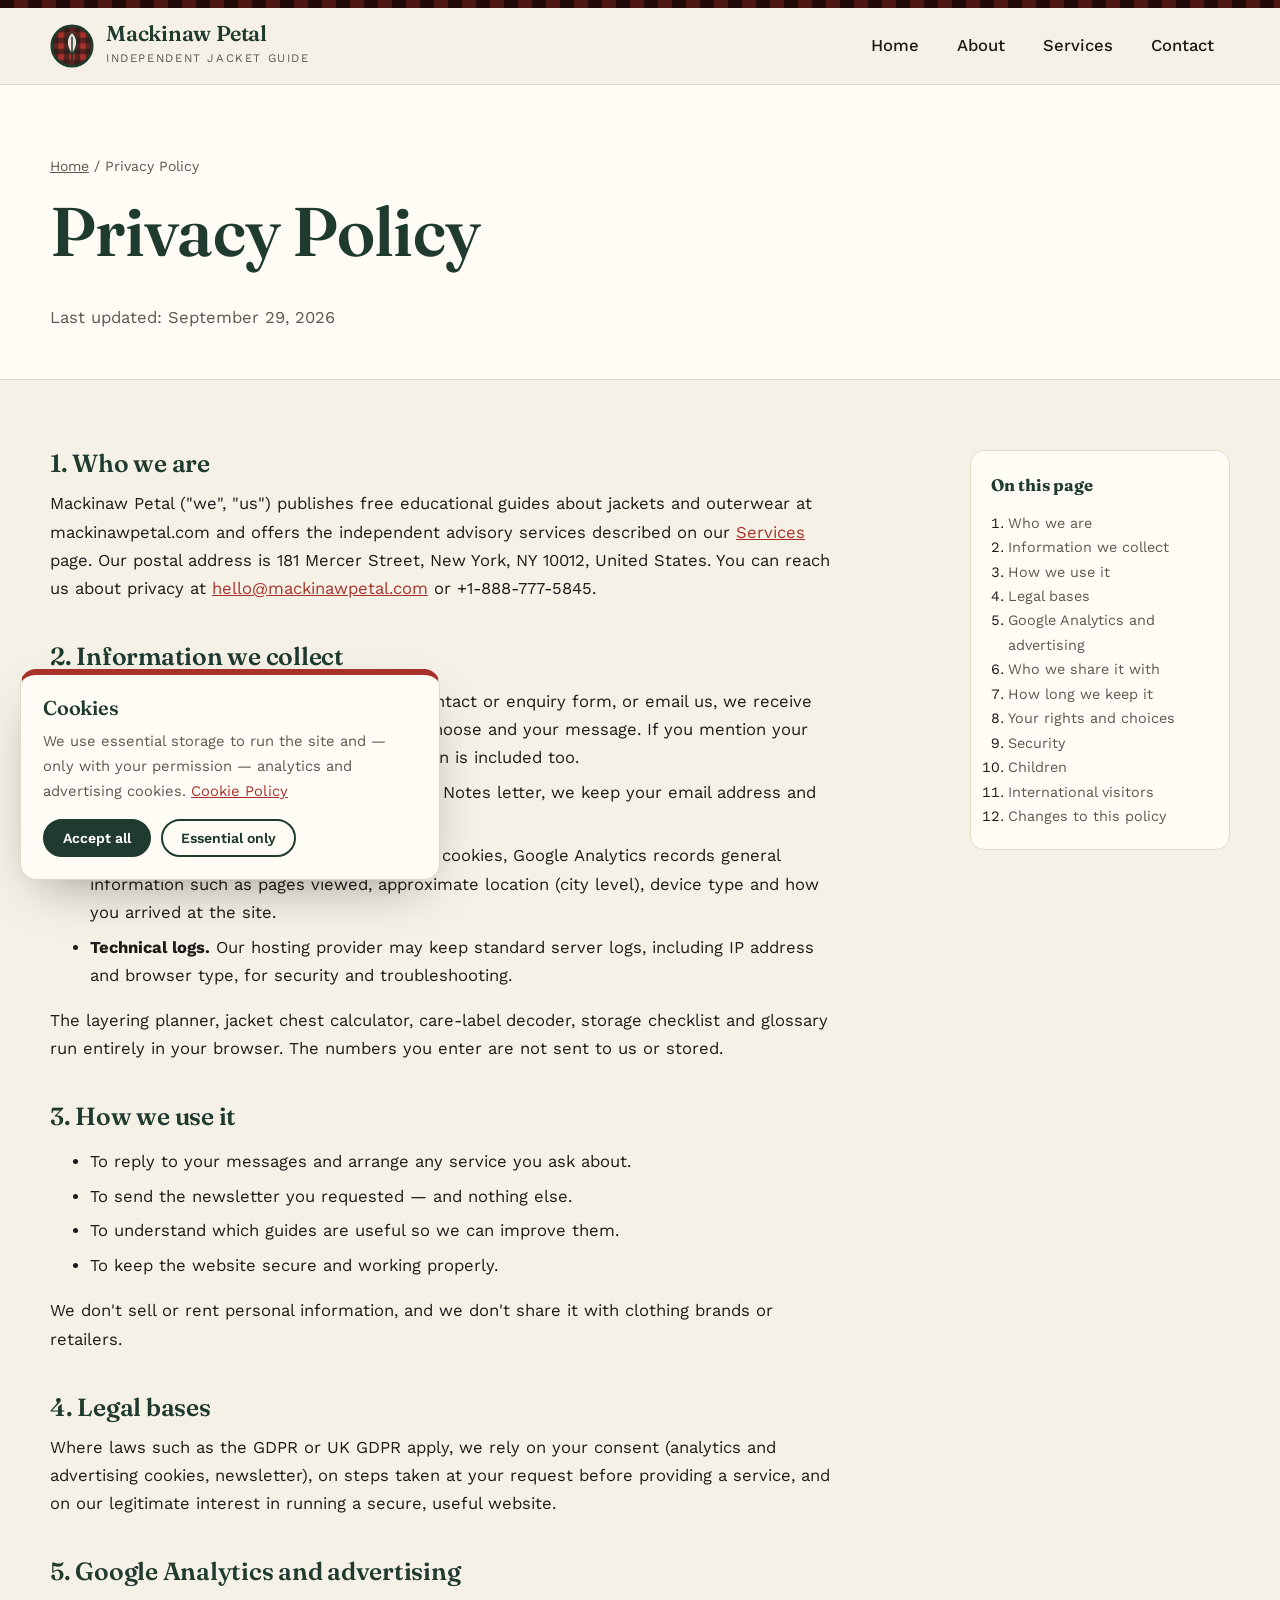
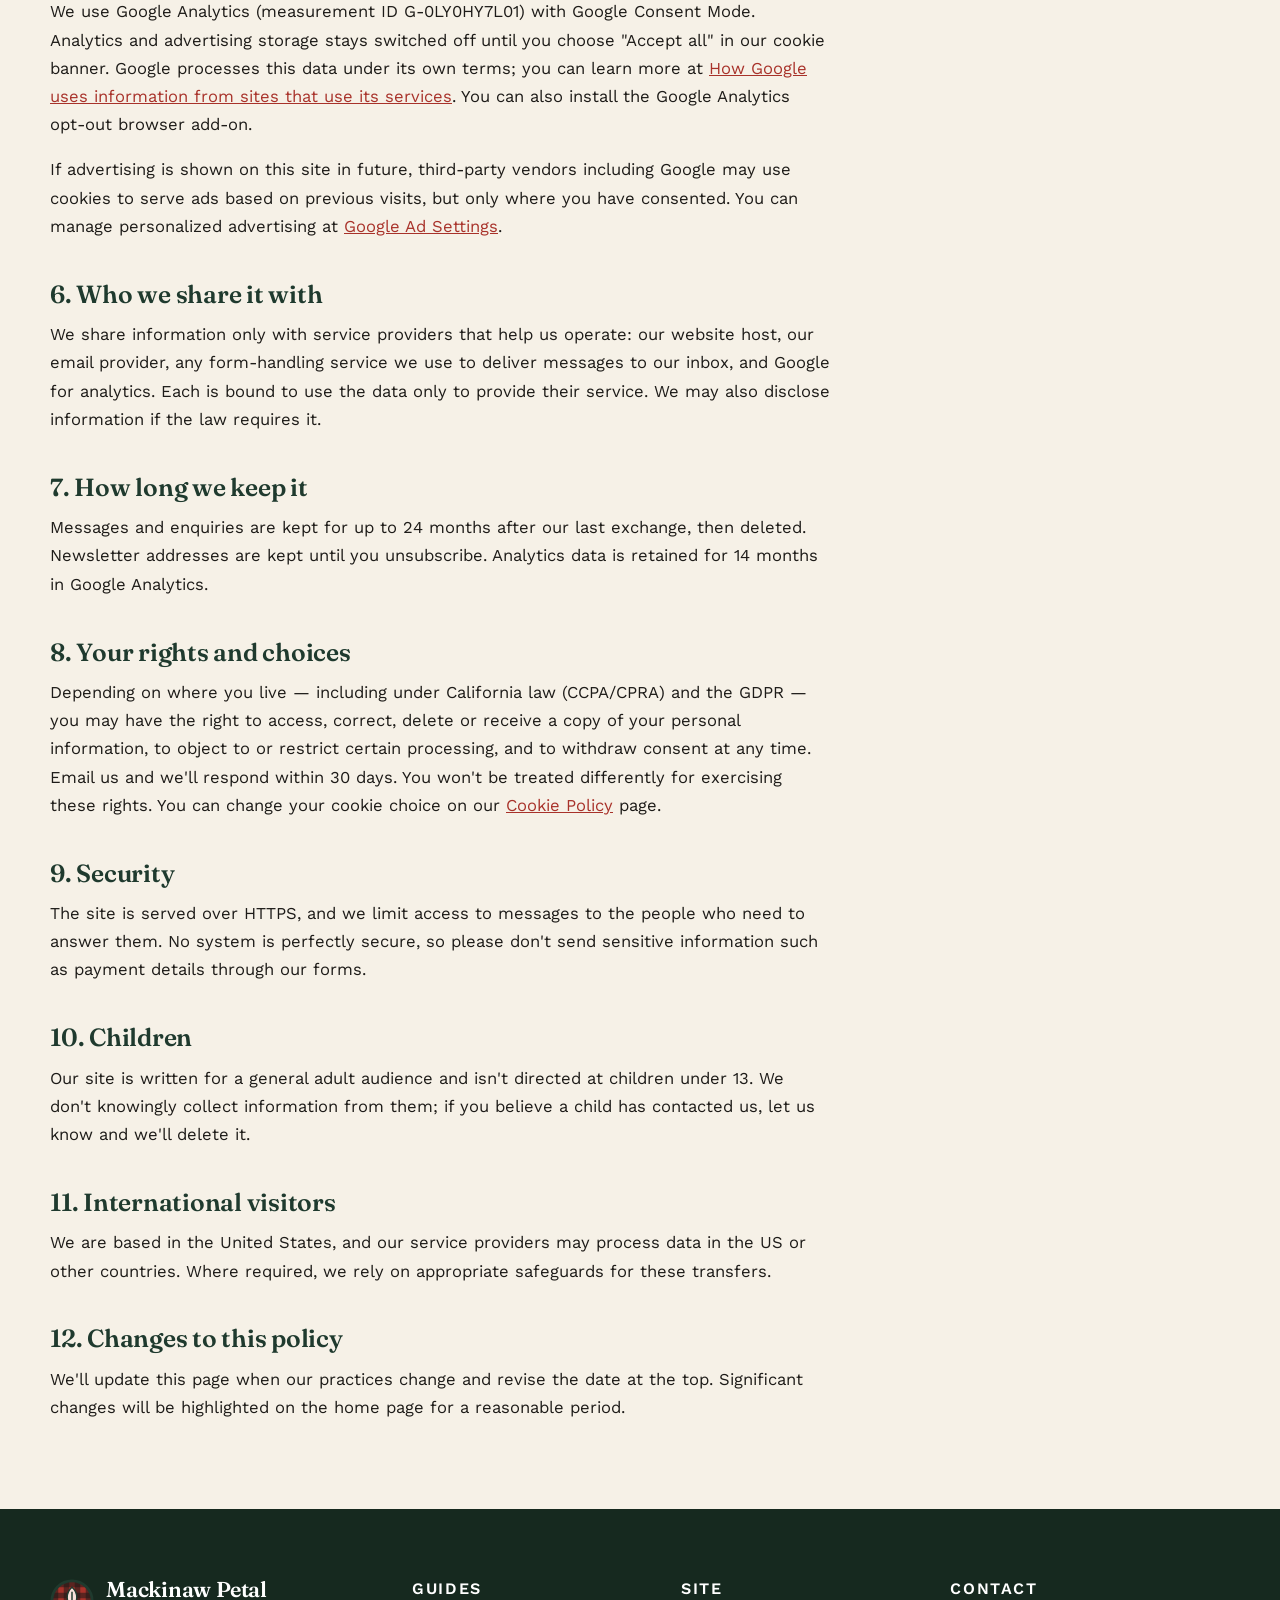
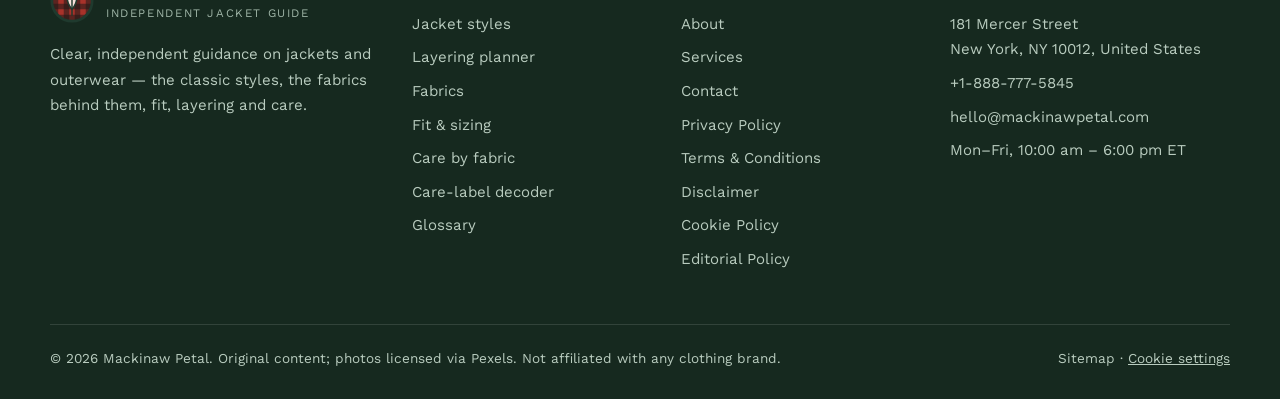
<file: privacy-policy.html>
<!DOCTYPE html>
<html lang="en">
<head>
<meta charset="utf-8">
<meta name="viewport" content="width=device-width, initial-scale=1">
<title>Privacy Policy | Mackinaw Petal</title>
<meta name="description" content="How Mackinaw Petal collects, uses and protects personal information from our website, forms and newsletter, including Google Analytics and your privacy rights.">
<meta name="robots" content="index, follow">
<link rel="canonical" href="https://mackinawpetal.com/privacy-policy.html">
<meta property="og:type" content="website">
<meta property="og:site_name" content="Mackinaw Petal">
<meta property="og:title" content="Privacy Policy | Mackinaw Petal">
<meta property="og:description" content="How Mackinaw Petal collects, uses and protects personal information from our website, forms and newsletter, including Google Analytics and your privacy rights.">
<meta property="og:url" content="https://mackinawpetal.com/privacy-policy.html">
<meta property="og:image" content="https://images.pexels.com/photos/26222878/pexels-photo-26222878.jpeg?auto=compress&cs=tinysrgb&w=1200">
<meta name="twitter:card" content="summary_large_image">
<meta name="theme-color" content="#1F3A2E">
<link rel="icon" href="assets/images/favicon.svg" type="image/svg+xml">
<link rel="preconnect" href="https://images.pexels.com">
<link rel="preconnect" href="https://fonts.googleapis.com"><link rel="preconnect" href="https://fonts.gstatic.com" crossorigin>
<link href="https://fonts.googleapis.com/css2?family=Fraunces:ital,opsz,wght@0,9..144,500;0,9..144,600;1,9..144,500&family=Work+Sans:wght@400;500;600;700&display=swap" rel="stylesheet">
<link rel="stylesheet" href="assets/css/style.css">
<!-- Google tag (gtag.js) with Consent Mode v2 -->
<script>window.dataLayer=window.dataLayer||[];function gtag(){dataLayer.push(arguments);}gtag('consent','default',{ad_storage:'denied',ad_user_data:'denied',ad_personalization:'denied',analytics_storage:'denied',wait_for_update:500});</script>
<script async src="https://www.googletagmanager.com/gtag/js?id=G-0LY0HY7L01"></script>
<script>gtag('js',new Date());gtag('config','G-0LY0HY7L01');</script>

</head>
<body>
<a class="skip" href="#main">Skip to content</a>
<div class="topbar plaid" aria-hidden="true"></div>
<header class="site-header"><div class="wrap hdr">
  <a class="logo" href="index.html" aria-label="Mackinaw Petal home"><svg viewBox="0 0 48 48" aria-hidden="true"><defs><clipPath id="lc"><circle cx="24" cy="24" r="22"/></clipPath></defs><g clip-path="url(#lc)"><rect width="48" height="48" fill="#A8322A"/><path d="M0 6h48M0 18h48M0 30h48M0 42h48" stroke="#1D1B18" stroke-width="6" opacity=".55"/><path d="M6 0v48M18 0v48M30 0v48M42 0v48" stroke="#1D1B18" stroke-width="6" opacity=".55"/></g><circle cx="24" cy="24" r="22" fill="none" stroke="#1F3A2E" stroke-width="3"/><path d="M24 9c7 6 7 16 0 24c-7-8-7-18 0-24z" fill="#F7E1DA" stroke="#1F3A2E" stroke-width="1.6"/><path d="M24 14v26" stroke="#1F3A2E" stroke-width="1.6"/></svg><span><b>Mackinaw Petal</b><small>Independent jacket guide</small></span></a>
  <nav class="nav" id="nav" aria-label="Main"><ul><li><a href="index.html">Home</a></li><li><a href="about.html">About</a></li><li><a href="services.html">Services</a></li><li><a href="contact.html">Contact</a></li></ul></nav>
  <button class="burger" type="button" aria-label="Menu" aria-expanded="false" aria-controls="nav"><svg viewBox="0 0 24 24" fill="none" stroke="currentColor" stroke-width="1.8"><path d="M4 7h16M4 12h16M4 17h16"/></svg></button>
</div></header>
<main id="main">
<section class="ph-plain"><div class="wrap"><div class="crumb"><a href="index.html">Home</a> / Privacy Policy</div><h1>Privacy Policy</h1><p class="muted">Last updated: September 29, 2026</p></div></section>
<section class="sec-sm"><div class="wrap prose-grid"><article class="prose"><h2 id="who">1. Who we are</h2>
<p>Mackinaw Petal ("we", "us") publishes free educational guides about jackets and outerwear at mackinawpetal.com and offers the independent advisory services described on our <a href="services.html">Services</a> page. Our postal address is 181 Mercer Street, New York, NY 10012, United States. You can reach us about privacy at <a href="mailto:hello@mackinawpetal.com">hello@mackinawpetal.com</a> or +1-888-777-5845.</p>
<h2 id="collect">2. Information we collect</h2>
<ul>
<li><strong>Details you send us.</strong> When you use the contact or enquiry form, or email us, we receive your name, email address, the topic you choose and your message. If you mention your clothing or measurements, that information is included too.</li>
<li><strong>Newsletter sign-ups.</strong> If you join the Bench Notes letter, we keep your email address and the date you subscribed.</li>
<li><strong>Usage information.</strong> If you accept analytics cookies, Google Analytics records general information such as pages viewed, approximate location (city level), device type and how you arrived at the site.</li>
<li><strong>Technical logs.</strong> Our hosting provider may keep standard server logs, including IP address and browser type, for security and troubleshooting.</li>
</ul>
<p>The layering planner, jacket chest calculator, care-label decoder, storage checklist and glossary run entirely in your browser. The numbers you enter are not sent to us or stored.</p>
<h2 id="use">3. How we use it</h2>
<ul>
<li>To reply to your messages and arrange any service you ask about.</li>
<li>To send the newsletter you requested — and nothing else.</li>
<li>To understand which guides are useful so we can improve them.</li>
<li>To keep the website secure and working properly.</li>
</ul>
<p>We don't sell or rent personal information, and we don't share it with clothing brands or retailers.</p>
<h2 id="basis">4. Legal bases</h2>
<p>Where laws such as the GDPR or UK GDPR apply, we rely on your consent (analytics and advertising cookies, newsletter), on steps taken at your request before providing a service, and on our legitimate interest in running a secure, useful website.</p>
<h2 id="google">5. Google Analytics and advertising</h2>
<p>We use Google Analytics (measurement ID G-0LY0HY7L01) with Google Consent Mode. Analytics and advertising storage stays switched off until you choose "Accept all" in our cookie banner. Google processes this data under its own terms; you can learn more at <a href="https://policies.google.com/technologies/partner-sites" rel="noopener" target="_blank">How Google uses information from sites that use its services</a>. You can also install the Google Analytics opt-out browser add-on.</p>
<p>If advertising is shown on this site in future, third-party vendors including Google may use cookies to serve ads based on previous visits, but only where you have consented. You can manage personalized advertising at <a href="https://adssettings.google.com" rel="noopener" target="_blank">Google Ad Settings</a>.</p>
<h2 id="share">6. Who we share it with</h2>
<p>We share information only with service providers that help us operate: our website host, our email provider, any form-handling service we use to deliver messages to our inbox, and Google for analytics. Each is bound to use the data only to provide their service. We may also disclose information if the law requires it.</p>
<h2 id="keep">7. How long we keep it</h2>
<p>Messages and enquiries are kept for up to 24 months after our last exchange, then deleted. Newsletter addresses are kept until you unsubscribe. Analytics data is retained for 14 months in Google Analytics.</p>
<h2 id="rights">8. Your rights and choices</h2>
<p>Depending on where you live — including under California law (CCPA/CPRA) and the GDPR — you may have the right to access, correct, delete or receive a copy of your personal information, to object to or restrict certain processing, and to withdraw consent at any time. Email us and we'll respond within 30 days. You won't be treated differently for exercising these rights. You can change your cookie choice on our <a href="cookie-policy.html">Cookie Policy</a> page.</p>
<h2 id="security">9. Security</h2>
<p>The site is served over HTTPS, and we limit access to messages to the people who need to answer them. No system is perfectly secure, so please don't send sensitive information such as payment details through our forms.</p>
<h2 id="children">10. Children</h2>
<p>Our site is written for a general adult audience and isn't directed at children under 13. We don't knowingly collect information from them; if you believe a child has contacted us, let us know and we'll delete it.</p>
<h2 id="transfers">11. International visitors</h2>
<p>We are based in the United States, and our service providers may process data in the US or other countries. Where required, we rely on appropriate safeguards for these transfers.</p>
<h2 id="changes">12. Changes to this policy</h2>
<p>We'll update this page when our practices change and revise the date at the top. Significant changes will be highlighted on the home page for a reasonable period.</p>
</article><nav class="toc" aria-label="On this page"><b>On this page</b><ol><li><a href="#who">Who we are</a></li><li><a href="#collect">Information we collect</a></li><li><a href="#use">How we use it</a></li><li><a href="#basis">Legal bases</a></li><li><a href="#google">Google Analytics and advertising</a></li><li><a href="#share">Who we share it with</a></li><li><a href="#keep">How long we keep it</a></li><li><a href="#rights">Your rights and choices</a></li><li><a href="#security">Security</a></li><li><a href="#children">Children</a></li><li><a href="#transfers">International visitors</a></li><li><a href="#changes">Changes to this policy</a></li></ol></nav></div></section>
</main>
<footer class="foot"><div class="wrap">
  <div class="foot-grid">
    <div><a class="logo" href="index.html" aria-label="Mackinaw Petal home"><svg viewBox="0 0 48 48" aria-hidden="true"><defs><clipPath id="lf"><circle cx="24" cy="24" r="22"/></clipPath></defs><g clip-path="url(#lf)"><rect width="48" height="48" fill="#A8322A"/><path d="M0 6h48M0 18h48M0 30h48M0 42h48" stroke="#1D1B18" stroke-width="6" opacity=".55"/><path d="M6 0v48M18 0v48M30 0v48M42 0v48" stroke="#1D1B18" stroke-width="6" opacity=".55"/></g><circle cx="24" cy="24" r="22" fill="none" stroke="#1F3A2E" stroke-width="3"/><path d="M24 9c7 6 7 16 0 24c-7-8-7-18 0-24z" fill="#F7E1DA" stroke="#1F3A2E" stroke-width="1.6"/><path d="M24 14v26" stroke="#1F3A2E" stroke-width="1.6"/></svg><span><b>Mackinaw Petal</b><small>Independent jacket guide</small></span></a>
      <p style="margin-top:18px;max-width:330px">Clear, independent guidance on jackets and outerwear — the classic styles, the fabrics behind them, fit, layering and care.</p></div>
    <div><h2>Guides</h2><ul><li><a href="index.html#styles">Jacket styles</a></li><li><a href="index.html#layers">Layering planner</a></li><li><a href="index.html#fabrics">Fabrics</a></li><li><a href="index.html#fit">Fit &amp; sizing</a></li><li><a href="index.html#care">Care by fabric</a></li><li><a href="index.html#symbols-guide">Care-label decoder</a></li><li><a href="index.html#glossary">Glossary</a></li></ul></div>
    <div><h2>Site</h2><ul><li><a href="about.html">About</a></li><li><a href="services.html">Services</a></li><li><a href="contact.html">Contact</a></li><li><a href="privacy-policy.html">Privacy Policy</a></li><li><a href="terms-and-conditions.html">Terms &amp; Conditions</a></li><li><a href="disclaimer.html">Disclaimer</a></li><li><a href="cookie-policy.html">Cookie Policy</a></li><li><a href="editorial-policy.html">Editorial Policy</a></li></ul></div>
    <div><h2>Contact</h2><ul><li>181 Mercer Street<br>New York, NY 10012, United States</li><li><a href="tel:+18887775845">+1-888-777-5845</a></li><li><a href="mailto:hello@mackinawpetal.com">hello@mackinawpetal.com</a></li><li>Mon–Fri, 10:00 am – 6:00 pm ET</li></ul></div>
  </div>
  <div class="foot-bot"><span>© <span data-year>2026</span> Mackinaw Petal. Original content; photos licensed via Pexels. Not affiliated with any clothing brand.</span><span><a href="sitemap.xml">Sitemap</a> · <button type="button" data-cookie-settings>Cookie settings</button></span></div>
</div></footer>
<div class="cookie" role="dialog" aria-labelledby="ck-h"><h2 id="ck-h">Cookies</h2><p>We use essential storage to run the site and — only with your permission — analytics and advertising cookies. <a href="cookie-policy.html">Cookie Policy</a></p>
<div class="row"><button class="btn btn-sm" type="button" data-consent="all">Accept all</button><button class="btn btn-sm btn-line" type="button" data-consent="essential">Essential only</button></div></div>
<script src="assets/js/main.js" defer></script>
</body>
</html>
</file>
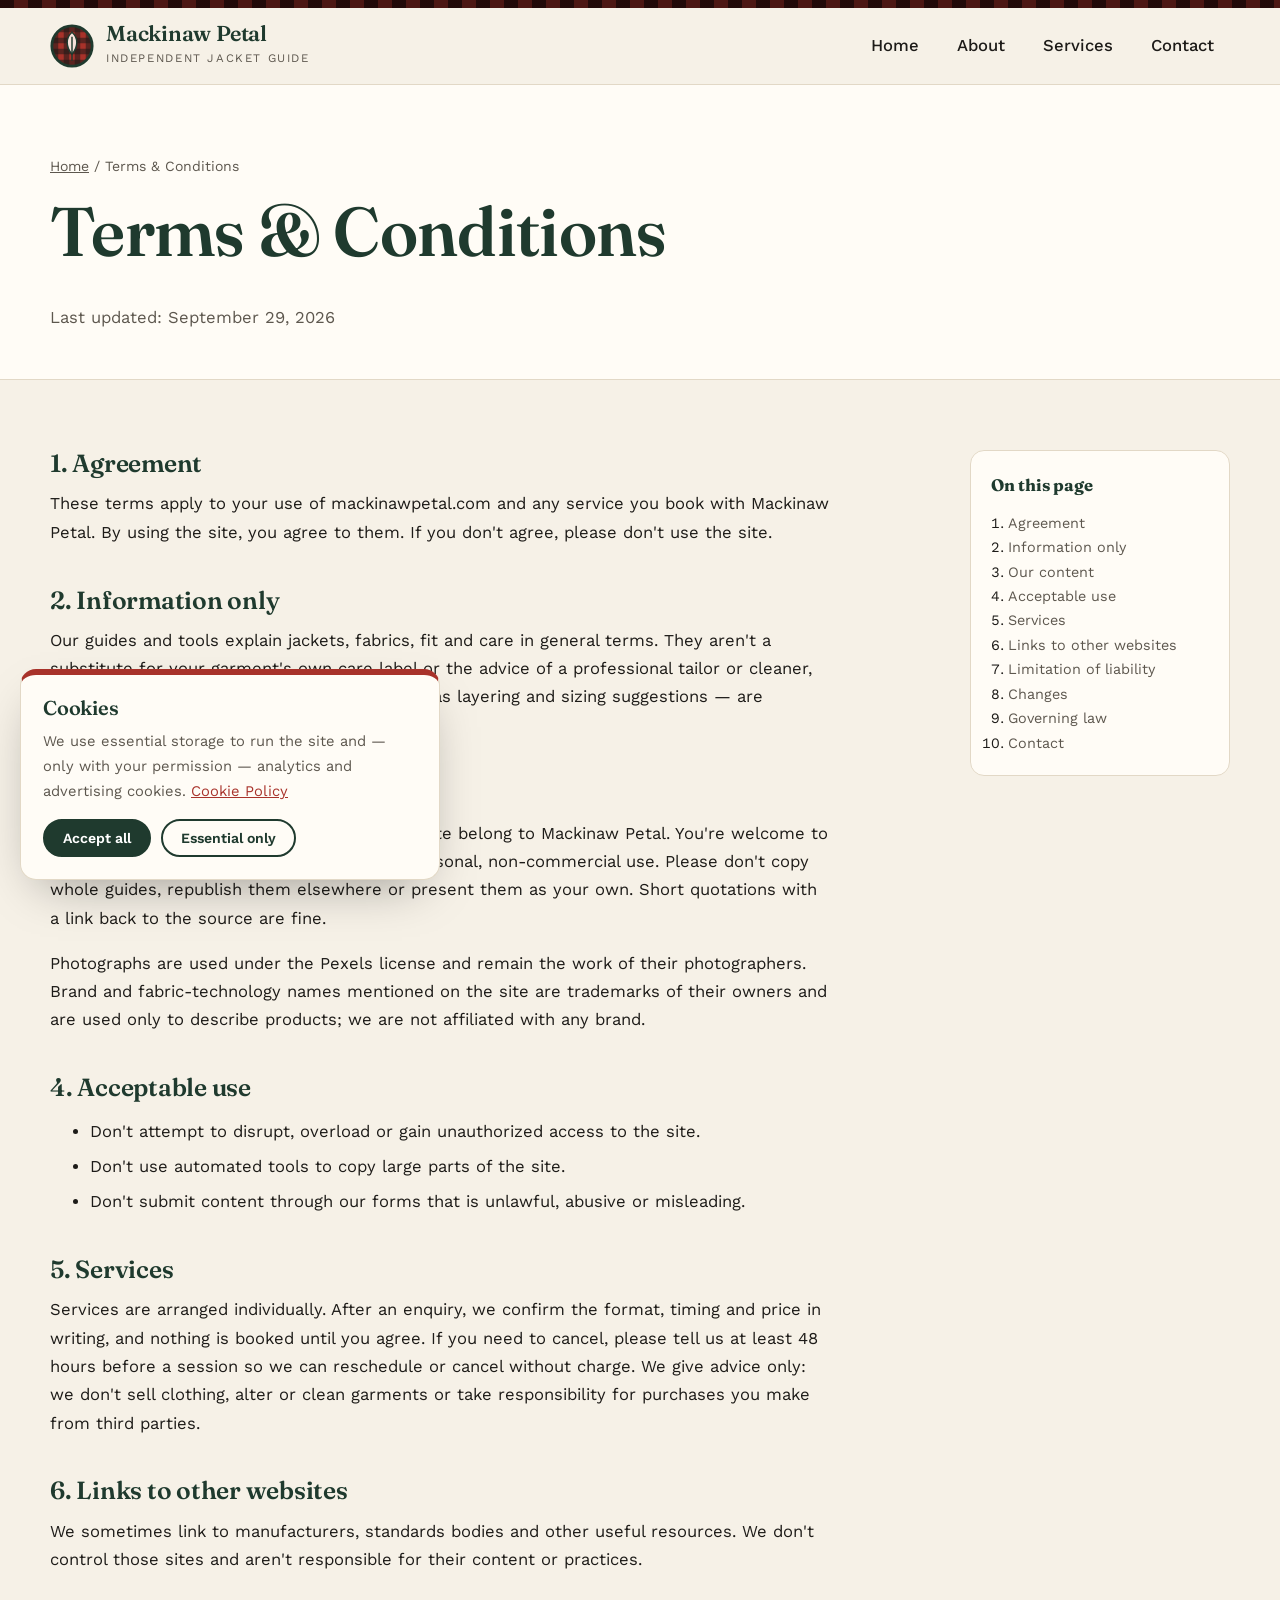
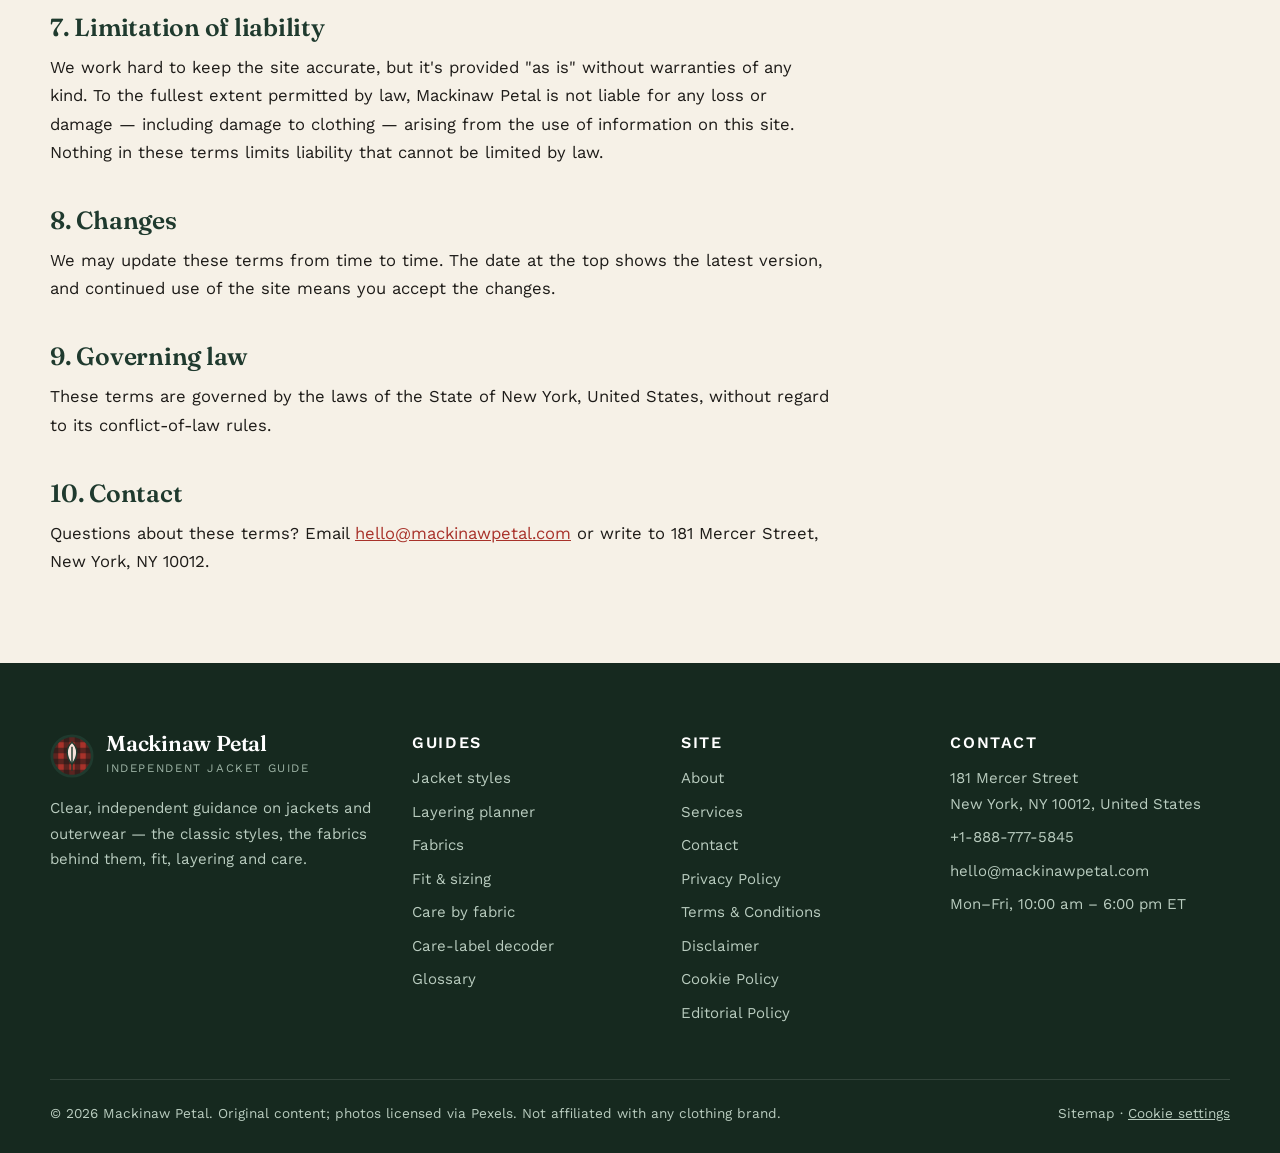
<file: terms-and-conditions.html>
<!DOCTYPE html>
<html lang="en">
<head>
<meta charset="utf-8">
<meta name="viewport" content="width=device-width, initial-scale=1">
<title>Terms & Conditions | Mackinaw Petal</title>
<meta name="description" content="Terms for using mackinawpetal.com and booking Mackinaw Petal outerwear consultations and workshops: content use, bookings, cancellations and liability.">
<meta name="robots" content="index, follow">
<link rel="canonical" href="https://mackinawpetal.com/terms-and-conditions.html">
<meta property="og:type" content="website">
<meta property="og:site_name" content="Mackinaw Petal">
<meta property="og:title" content="Terms & Conditions | Mackinaw Petal">
<meta property="og:description" content="Terms for using mackinawpetal.com and booking Mackinaw Petal outerwear consultations and workshops: content use, bookings, cancellations and liability.">
<meta property="og:url" content="https://mackinawpetal.com/terms-and-conditions.html">
<meta property="og:image" content="https://images.pexels.com/photos/26222878/pexels-photo-26222878.jpeg?auto=compress&cs=tinysrgb&w=1200">
<meta name="twitter:card" content="summary_large_image">
<meta name="theme-color" content="#1F3A2E">
<link rel="icon" href="assets/images/favicon.svg" type="image/svg+xml">
<link rel="preconnect" href="https://images.pexels.com">
<link rel="preconnect" href="https://fonts.googleapis.com"><link rel="preconnect" href="https://fonts.gstatic.com" crossorigin>
<link href="https://fonts.googleapis.com/css2?family=Fraunces:ital,opsz,wght@0,9..144,500;0,9..144,600;1,9..144,500&family=Work+Sans:wght@400;500;600;700&display=swap" rel="stylesheet">
<link rel="stylesheet" href="assets/css/style.css">
<!-- Google tag (gtag.js) with Consent Mode v2 -->
<script>window.dataLayer=window.dataLayer||[];function gtag(){dataLayer.push(arguments);}gtag('consent','default',{ad_storage:'denied',ad_user_data:'denied',ad_personalization:'denied',analytics_storage:'denied',wait_for_update:500});</script>
<script async src="https://www.googletagmanager.com/gtag/js?id=G-0LY0HY7L01"></script>
<script>gtag('js',new Date());gtag('config','G-0LY0HY7L01');</script>

</head>
<body>
<a class="skip" href="#main">Skip to content</a>
<div class="topbar plaid" aria-hidden="true"></div>
<header class="site-header"><div class="wrap hdr">
  <a class="logo" href="index.html" aria-label="Mackinaw Petal home"><svg viewBox="0 0 48 48" aria-hidden="true"><defs><clipPath id="lc"><circle cx="24" cy="24" r="22"/></clipPath></defs><g clip-path="url(#lc)"><rect width="48" height="48" fill="#A8322A"/><path d="M0 6h48M0 18h48M0 30h48M0 42h48" stroke="#1D1B18" stroke-width="6" opacity=".55"/><path d="M6 0v48M18 0v48M30 0v48M42 0v48" stroke="#1D1B18" stroke-width="6" opacity=".55"/></g><circle cx="24" cy="24" r="22" fill="none" stroke="#1F3A2E" stroke-width="3"/><path d="M24 9c7 6 7 16 0 24c-7-8-7-18 0-24z" fill="#F7E1DA" stroke="#1F3A2E" stroke-width="1.6"/><path d="M24 14v26" stroke="#1F3A2E" stroke-width="1.6"/></svg><span><b>Mackinaw Petal</b><small>Independent jacket guide</small></span></a>
  <nav class="nav" id="nav" aria-label="Main"><ul><li><a href="index.html">Home</a></li><li><a href="about.html">About</a></li><li><a href="services.html">Services</a></li><li><a href="contact.html">Contact</a></li></ul></nav>
  <button class="burger" type="button" aria-label="Menu" aria-expanded="false" aria-controls="nav"><svg viewBox="0 0 24 24" fill="none" stroke="currentColor" stroke-width="1.8"><path d="M4 7h16M4 12h16M4 17h16"/></svg></button>
</div></header>
<main id="main">
<section class="ph-plain"><div class="wrap"><div class="crumb"><a href="index.html">Home</a> / Terms &amp; Conditions</div><h1>Terms &amp; Conditions</h1><p class="muted">Last updated: September 29, 2026</p></div></section>
<section class="sec-sm"><div class="wrap prose-grid"><article class="prose"><h2 id="agree">1. Agreement</h2>
<p>These terms apply to your use of mackinawpetal.com and any service you book with Mackinaw Petal. By using the site, you agree to them. If you don't agree, please don't use the site.</p>
<h2 id="info">2. Information only</h2>
<p>Our guides and tools explain jackets, fabrics, fit and care in general terms. They aren't a substitute for your garment's own care label or the advice of a professional tailor or cleaner, and results from our interactive tools — such as layering and sizing suggestions — are estimates. Please read our <a href="disclaimer.html">Disclaimer</a>.</p>
<h2 id="ip">3. Our content</h2>
<p>The text, tools, layout, logo and code on this site belong to Mackinaw Petal. You're welcome to read, print and share links to our pages for personal, non-commercial use. Please don't copy whole guides, republish them elsewhere or present them as your own. Short quotations with a link back to the source are fine.</p>
<p>Photographs are used under the Pexels license and remain the work of their photographers. Brand and fabric-technology names mentioned on the site are trademarks of their owners and are used only to describe products; we are not affiliated with any brand.</p>
<h2 id="use">4. Acceptable use</h2>
<ul>
<li>Don't attempt to disrupt, overload or gain unauthorized access to the site.</li>
<li>Don't use automated tools to copy large parts of the site.</li>
<li>Don't submit content through our forms that is unlawful, abusive or misleading.</li>
</ul>
<h2 id="services">5. Services</h2>
<p>Services are arranged individually. After an enquiry, we confirm the format, timing and price in writing, and nothing is booked until you agree. If you need to cancel, please tell us at least 48 hours before a session so we can reschedule or cancel without charge. We give advice only: we don't sell clothing, alter or clean garments or take responsibility for purchases you make from third parties.</p>
<h2 id="links">6. Links to other websites</h2>
<p>We sometimes link to manufacturers, standards bodies and other useful resources. We don't control those sites and aren't responsible for their content or practices.</p>
<h2 id="liability">7. Limitation of liability</h2>
<p>We work hard to keep the site accurate, but it's provided "as is" without warranties of any kind. To the fullest extent permitted by law, Mackinaw Petal is not liable for any loss or damage — including damage to clothing — arising from the use of information on this site. Nothing in these terms limits liability that cannot be limited by law.</p>
<h2 id="changes">8. Changes</h2>
<p>We may update these terms from time to time. The date at the top shows the latest version, and continued use of the site means you accept the changes.</p>
<h2 id="law">9. Governing law</h2>
<p>These terms are governed by the laws of the State of New York, United States, without regard to its conflict-of-law rules.</p>
<h2 id="contact">10. Contact</h2>
<p>Questions about these terms? Email <a href="mailto:hello@mackinawpetal.com">hello@mackinawpetal.com</a> or write to 181 Mercer Street, New York, NY 10012.</p>
</article><nav class="toc" aria-label="On this page"><b>On this page</b><ol><li><a href="#agree">Agreement</a></li><li><a href="#info">Information only</a></li><li><a href="#ip">Our content</a></li><li><a href="#use">Acceptable use</a></li><li><a href="#services">Services</a></li><li><a href="#links">Links to other websites</a></li><li><a href="#liability">Limitation of liability</a></li><li><a href="#changes">Changes</a></li><li><a href="#law">Governing law</a></li><li><a href="#contact">Contact</a></li></ol></nav></div></section>
</main>
<footer class="foot"><div class="wrap">
  <div class="foot-grid">
    <div><a class="logo" href="index.html" aria-label="Mackinaw Petal home"><svg viewBox="0 0 48 48" aria-hidden="true"><defs><clipPath id="lf"><circle cx="24" cy="24" r="22"/></clipPath></defs><g clip-path="url(#lf)"><rect width="48" height="48" fill="#A8322A"/><path d="M0 6h48M0 18h48M0 30h48M0 42h48" stroke="#1D1B18" stroke-width="6" opacity=".55"/><path d="M6 0v48M18 0v48M30 0v48M42 0v48" stroke="#1D1B18" stroke-width="6" opacity=".55"/></g><circle cx="24" cy="24" r="22" fill="none" stroke="#1F3A2E" stroke-width="3"/><path d="M24 9c7 6 7 16 0 24c-7-8-7-18 0-24z" fill="#F7E1DA" stroke="#1F3A2E" stroke-width="1.6"/><path d="M24 14v26" stroke="#1F3A2E" stroke-width="1.6"/></svg><span><b>Mackinaw Petal</b><small>Independent jacket guide</small></span></a>
      <p style="margin-top:18px;max-width:330px">Clear, independent guidance on jackets and outerwear — the classic styles, the fabrics behind them, fit, layering and care.</p></div>
    <div><h2>Guides</h2><ul><li><a href="index.html#styles">Jacket styles</a></li><li><a href="index.html#layers">Layering planner</a></li><li><a href="index.html#fabrics">Fabrics</a></li><li><a href="index.html#fit">Fit &amp; sizing</a></li><li><a href="index.html#care">Care by fabric</a></li><li><a href="index.html#symbols-guide">Care-label decoder</a></li><li><a href="index.html#glossary">Glossary</a></li></ul></div>
    <div><h2>Site</h2><ul><li><a href="about.html">About</a></li><li><a href="services.html">Services</a></li><li><a href="contact.html">Contact</a></li><li><a href="privacy-policy.html">Privacy Policy</a></li><li><a href="terms-and-conditions.html">Terms &amp; Conditions</a></li><li><a href="disclaimer.html">Disclaimer</a></li><li><a href="cookie-policy.html">Cookie Policy</a></li><li><a href="editorial-policy.html">Editorial Policy</a></li></ul></div>
    <div><h2>Contact</h2><ul><li>181 Mercer Street<br>New York, NY 10012, United States</li><li><a href="tel:+18887775845">+1-888-777-5845</a></li><li><a href="mailto:hello@mackinawpetal.com">hello@mackinawpetal.com</a></li><li>Mon–Fri, 10:00 am – 6:00 pm ET</li></ul></div>
  </div>
  <div class="foot-bot"><span>© <span data-year>2026</span> Mackinaw Petal. Original content; photos licensed via Pexels. Not affiliated with any clothing brand.</span><span><a href="sitemap.xml">Sitemap</a> · <button type="button" data-cookie-settings>Cookie settings</button></span></div>
</div></footer>
<div class="cookie" role="dialog" aria-labelledby="ck-h"><h2 id="ck-h">Cookies</h2><p>We use essential storage to run the site and — only with your permission — analytics and advertising cookies. <a href="cookie-policy.html">Cookie Policy</a></p>
<div class="row"><button class="btn btn-sm" type="button" data-consent="all">Accept all</button><button class="btn btn-sm btn-line" type="button" data-consent="essential">Essential only</button></div></div>
<script src="assets/js/main.js" defer></script>
</body>
</html>
</file>
<file: assets/css/style.css>
/* Mackinaw Petal — jacket & outerwear guide */
:root{--cream:#F6F1E7;--paper:#FFFCF6;--ink:#1D1B18;--soft:#5D574E;--forest:#1F3A2E;--forest-2:#2C4F3F;--red:#A8322A;--red-dk:#862720;--petal:#E9B7A9;--petal-lt:#F7E1DA;--line:#E2D8C6;--r:14px;--shadow:0 18px 40px -22px rgba(31,58,46,.45)}
*,*::before,*::after{box-sizing:border-box}
html{scroll-behavior:smooth;-webkit-text-size-adjust:100%}
body{margin:0;background:var(--cream);color:var(--ink);font:400 1.04rem/1.7 "Work Sans",system-ui,sans-serif;overflow-x:hidden}
img{max-width:100%;display:block}
a{color:var(--red)}a:hover{color:var(--red-dk)}
h1,h2,h3,h4{font-family:"Fraunces",Georgia,serif;font-weight:600;line-height:1.12;margin:0 0 .5em;letter-spacing:-.01em;color:var(--forest)}
h1{font-size:clamp(2.3rem,5.4vw,4.3rem)}h2{font-size:clamp(1.8rem,3.4vw,2.7rem)}h3{font-size:1.3rem}
p{margin:0 0 1em}
.wrap{width:min(1180px,100% - 40px);margin-inline:auto}
.skip{position:absolute;left:-999px;top:0;background:var(--forest);color:#fff;padding:10px 16px;z-index:99}.skip:focus{left:10px}
.sr-only{position:absolute;width:1px;height:1px;overflow:hidden;clip:rect(0 0 0 0);white-space:nowrap}
:focus-visible{outline:3px solid var(--red);outline-offset:3px}
.plaid{background-color:var(--red);background-image:repeating-linear-gradient(90deg,rgba(0,0,0,.55) 0 14px,transparent 14px 28px),repeating-linear-gradient(0deg,rgba(0,0,0,.55) 0 14px,transparent 14px 28px)}
.over{display:inline-flex;align-items:center;gap:10px;font:600 .78rem/1 "Work Sans",sans-serif;letter-spacing:.18em;text-transform:uppercase;color:var(--red);margin-bottom:16px}
.over::before{content:"";width:22px;height:10px;border-radius:2px;background:var(--red);background-image:repeating-linear-gradient(90deg,rgba(0,0,0,.5) 0 3px,transparent 3px 6px)}
.lead{font-size:1.16rem;color:var(--soft)}.muted{color:var(--soft)}
.btn{display:inline-flex;align-items:center;gap:8px;background:var(--forest);color:#fff;border:2px solid var(--forest);padding:13px 24px;border-radius:999px;font:600 .96rem "Work Sans",sans-serif;text-decoration:none;cursor:pointer;transition:.2s}
.btn:hover{background:var(--red);border-color:var(--red);color:#fff}
.btn-line{background:transparent;color:var(--forest)}.btn-line:hover{background:var(--forest);border-color:var(--forest)}
.btn-sm{padding:9px 18px;font-size:.88rem}
.sec{padding:clamp(64px,9vw,110px) 0}.sec-sm{padding:clamp(44px,6vw,70px) 0}
.paper{background:var(--paper)}.green{background:var(--forest);color:#E8EFE9}.green h2,.green h3{color:#fff}.green .muted{color:#B9CCBF}.green .over{color:var(--petal)}.green .over::before{background-color:var(--petal)}
.pink{background:var(--petal-lt)}
.head{max-width:720px;margin-bottom:44px}.head.c{margin-inline:auto;text-align:center}
/* header */
.topbar{height:8px}
.site-header{position:sticky;top:0;z-index:50;background:rgba(246,241,231,.94);backdrop-filter:blur(8px);border-bottom:1px solid var(--line)}
.hdr{display:flex;align-items:center;justify-content:space-between;gap:16px;min-height:76px;position:relative}
.logo{display:flex;align-items:center;gap:12px;text-decoration:none;color:var(--forest)}
.logo svg{width:44px;height:44px;flex:none}
.logo b{display:block;font:600 1.35rem/1 "Fraunces",serif;letter-spacing:-.01em}
.logo small{display:block;font-size:.72rem;letter-spacing:.14em;text-transform:uppercase;color:var(--soft);margin-top:4px}
.nav ul{display:flex;gap:6px;list-style:none;margin:0;padding:0}
.nav a{display:block;padding:9px 16px;border-radius:999px;text-decoration:none;color:var(--ink);font-weight:500}
.nav a:hover{background:var(--petal-lt);color:var(--forest)}
.nav a[aria-current]{background:var(--forest);color:#fff}
.burger{display:none;background:none;border:1px solid var(--line);border-radius:10px;width:46px;height:46px;cursor:pointer;color:var(--forest);padding:10px}
/* hero */
.hero{padding:clamp(40px,6vw,80px) 0 clamp(60px,8vw,100px);position:relative}
.hero-grid{display:grid;grid-template-columns:1.05fr .95fr;gap:clamp(30px,5vw,70px);align-items:center}
.hero h1 em{font-style:italic;color:var(--red)}
.hero .lead{max-width:540px}
.hero .row{display:flex;flex-wrap:wrap;gap:12px;margin-top:28px}
.facts{display:flex;flex-wrap:wrap;gap:28px;margin-top:38px;padding-top:26px;border-top:1px dashed var(--line)}
.facts b{display:block;font:600 1.9rem/1 "Fraunces",serif;color:var(--forest)}.facts span{font-size:.88rem;color:var(--soft)}
.stack{position:relative;min-height:540px}
.stack .a{position:absolute;right:0;top:0;width:76%;height:470px;object-fit:cover;border-radius:200px 200px var(--r) var(--r);box-shadow:var(--shadow)}
.stack .b{position:absolute;left:0;bottom:0;width:46%;height:270px;object-fit:cover;border-radius:var(--r);border:8px solid var(--cream);box-shadow:var(--shadow)}
.stack .tag{position:absolute;left:4%;top:12%;background:var(--paper);border:1px solid var(--line);border-radius:12px;padding:14px 16px;max-width:210px;font-size:.88rem;box-shadow:var(--shadow)}
.stack .tag b{display:block;font-family:"Fraunces",serif;color:var(--red);font-size:1.05rem}
.swatch{position:absolute;right:-12px;bottom:40px;width:90px;height:90px;border-radius:50%;border:6px solid var(--cream)}
/* type ribbon */
.ribbon{background:var(--forest);color:#fff;padding:18px 0;overflow:hidden}
.ribbon ul{display:flex;flex-wrap:wrap;justify-content:center;gap:10px 30px;list-style:none;margin:0;padding:0;font:500 1.05rem "Fraunces",serif}
.ribbon li{display:flex;align-items:center;gap:30px}.ribbon li:not(:last-child)::after{content:"✦";color:var(--petal);font-size:.8rem}
/* story */
.split{display:grid;grid-template-columns:1fr 1fr;gap:clamp(30px,6vw,80px);align-items:center}
.arch{border-radius:260px 260px var(--r) var(--r);overflow:hidden;box-shadow:var(--shadow)}
.arch img{width:100%;height:560px;object-fit:cover}
.timeline{list-style:none;padding:0;margin:26px 0 0;border-left:2px solid var(--petal)}
.timeline li{position:relative;padding:0 0 18px 24px}.timeline li::before{content:"";position:absolute;left:-7px;top:6px;width:12px;height:12px;border-radius:50%;background:var(--red)}
.timeline b{display:block;color:var(--forest);font-family:"Fraunces",serif}
/* types */
.chips{display:flex;flex-wrap:wrap;gap:8px;margin-bottom:28px}
.chips button{border:1.5px solid var(--forest);background:transparent;color:var(--forest);border-radius:999px;padding:8px 18px;font:500 .92rem "Work Sans",sans-serif;cursor:pointer}
.chips button[aria-pressed=true]{background:var(--forest);color:#fff}
.types{display:grid;grid-template-columns:repeat(4,minmax(0,1fr));gap:20px}
.type{background:var(--paper);border:1px solid var(--line);border-radius:var(--r);overflow:hidden;display:flex;flex-direction:column}
.type img{width:100%;height:250px;object-fit:cover}
.type .b{padding:18px 18px 20px;display:flex;flex-direction:column;flex:1}
.type h3{margin-bottom:6px}.type p{font-size:.93rem;color:var(--soft);flex:1}
.type .tags{display:flex;flex-wrap:wrap;gap:6px}.type .tags span{font-size:.74rem;background:var(--petal-lt);color:var(--red-dk);padding:3px 10px;border-radius:999px}
.type[hidden]{display:none}
.count{font-size:.9rem;color:var(--soft);margin:-12px 0 20px}
/* tools */
.tool{background:var(--paper);border:1px solid var(--line);border-radius:22px;padding:clamp(22px,4vw,40px);box-shadow:var(--shadow)}
.green .tool{background:#fff;color:var(--ink)}.green .tool h3{color:var(--forest)}
.tool label{display:block;font-weight:600;font-size:.92rem;margin-bottom:8px}
.range{width:100%;accent-color:var(--red)}
.temp{display:flex;align-items:baseline;gap:10px;margin:6px 0 18px}.temp b{font:600 3rem/1 "Fraunces",serif;color:var(--red)}
.toggles{display:flex;flex-wrap:wrap;gap:14px;margin:14px 0 4px}
.toggles label{display:flex;align-items:center;gap:8px;font-weight:500;margin:0;cursor:pointer}
.toggles input{width:18px;height:18px;accent-color:var(--forest)}
.seg{display:inline-flex;border:1.5px solid var(--forest);border-radius:999px;overflow:hidden}
.seg button{border:0;background:transparent;padding:6px 14px;font:600 .85rem "Work Sans";color:var(--forest);cursor:pointer}.seg button[aria-pressed=true]{background:var(--forest);color:#fff}
.layers{display:grid;gap:10px;margin-top:20px}
.layer{display:grid;grid-template-columns:110px 1fr;gap:14px;align-items:start;padding:14px 16px;border-radius:12px;background:var(--cream);border-left:5px solid var(--forest)}
.layer:nth-child(2){border-color:var(--petal)}.layer:nth-child(3){border-color:var(--red)}.layer:nth-child(4){border-color:var(--soft)}
.layer small{font-weight:700;text-transform:uppercase;letter-spacing:.1em;font-size:.72rem;color:var(--soft)}
.verdict{font:600 1.35rem "Fraunces",serif;color:var(--forest);margin:0}
.fld{margin-bottom:16px}
input,select,textarea{width:100%;font:inherit;padding:12px 14px;border:1.5px solid var(--line);border-radius:10px;background:#fff;color:var(--ink)}
input:focus,select:focus,textarea:focus{border-color:var(--forest);outline:none;box-shadow:0 0 0 3px rgba(31,58,46,.15)}
textarea{min-height:140px;resize:vertical}
.g2{display:grid;grid-template-columns:1fr 1fr;gap:0 18px}.g2 .full{grid-column:1/-1}
.result{margin-top:20px;padding:20px;border-radius:14px;background:var(--forest);color:#fff}
.result b{display:block;font:600 2rem/1.1 "Fraunces",serif;color:var(--petal)}.result p{margin:.4em 0 0;color:#D6E2DA;font-size:.95rem}
.inrow{display:flex;gap:10px;align-items:center}.inrow input{flex:1;min-width:0}
/* fabrics */
.fabrics{display:grid;grid-template-columns:repeat(3,minmax(0,1fr));gap:22px}
.fabric{background:var(--paper);border-radius:var(--r);overflow:hidden;border:1px solid var(--line)}
.fabric img{width:100%;height:190px;object-fit:cover}.fabric .b{padding:20px}
.meter{display:grid;grid-template-columns:100px 1fr;align-items:center;gap:10px;font-size:.85rem;margin-top:8px}
.meter i{display:block;height:8px;border-radius:9px;background:var(--line);position:relative;overflow:hidden}
.meter i::after{content:"";position:absolute;inset:0;width:var(--v);background:var(--forest);border-radius:9px}
.tbl{width:100%;border-collapse:collapse;margin-top:34px;background:var(--paper);border-radius:var(--r);overflow:hidden;font-size:.95rem}
.tbl th,.tbl td{padding:12px 14px;border-bottom:1px solid var(--line);text-align:left;vertical-align:top}
.tbl th{background:var(--forest);color:#fff;font-weight:600}
.tblwrap{overflow-x:auto}
/* anatomy */
.anat{display:grid;grid-template-columns:1fr 1fr 1.1fr;gap:22px;align-items:start}
.anat img{width:100%;height:420px;object-fit:cover;border-radius:var(--r)}
.anat img.lo{margin-top:60px}
.parts{list-style:none;margin:0;padding:0;counter-reset:p}
.parts li{counter-increment:p;padding:12px 0 12px 50px;position:relative;border-bottom:1px solid rgba(255,255,255,.14)}
.parts li::before{content:counter(p,decimal-leading-zero);position:absolute;left:0;top:12px;font:600 1.1rem "Fraunces";color:var(--petal)}
.parts b{color:#fff}
/* care */
.tabs{display:flex;flex-wrap:wrap;gap:6px;border-bottom:2px solid var(--line);margin-bottom:24px}
.tabs button{border:0;background:none;padding:12px 18px;font:600 .95rem "Work Sans";color:var(--soft);cursor:pointer;border-bottom:3px solid transparent;margin-bottom:-2px}
.tabs button[aria-selected=true]{color:var(--red);border-color:var(--red)}
.tpanel ul{padding-left:1.2em}.tpanel li{margin-bottom:.5em}
.care-grid{display:grid;grid-template-columns:.9fr 1.1fr;gap:clamp(30px,5vw,60px);align-items:start}
.care-grid img{width:100%;height:520px;object-fit:cover;border-radius:var(--r)}
/* symbols */
.symbols{display:grid;grid-template-columns:repeat(8,minmax(0,1fr));gap:10px}
.symbols button{aspect-ratio:1;background:#fff;border:1.5px solid var(--line);border-radius:12px;cursor:pointer;padding:10px;color:var(--forest)}
.symbols button[aria-pressed=true]{border-color:var(--red);background:var(--petal-lt);color:var(--red-dk)}
.symbols svg{width:100%;height:100%}
.sym-out{margin-top:20px;display:grid;grid-template-columns:80px 1fr;gap:18px;align-items:center;background:#fff;border-radius:14px;padding:18px;color:var(--ink)}
.sym-out svg{width:80px;height:80px;color:var(--red)}
.sym-out h3{margin:0 0 4px;color:var(--forest)}.sym-out p{margin:0;color:var(--soft)}
/* checklist */
.check-list{list-style:none;margin:0;padding:0}
.check-list label{display:flex;gap:14px;align-items:flex-start;padding:14px 0;border-bottom:1px dashed var(--line);cursor:pointer}
.check-list input{width:22px;height:22px;flex:none;margin-top:2px;accent-color:var(--red)}
.check-list input:checked+span{text-decoration:line-through;color:var(--soft)}
.prog{height:10px;background:var(--line);border-radius:9px;overflow:hidden;margin:14px 0 6px}.prog i{display:block;height:100%;width:0;background:var(--red);transition:.3s}
/* glossary */
.gtools{display:flex;gap:14px;align-items:center;margin-bottom:24px;flex-wrap:wrap}.gtools input{max-width:360px}
.gloss{display:grid;grid-template-columns:repeat(3,minmax(0,1fr));gap:14px}
.term{background:var(--paper);border-radius:12px;padding:18px;border-top:4px solid var(--petal)}
.term b{display:block;font-family:"Fraunces",serif;color:var(--forest);font-size:1.1rem;margin-bottom:4px}.term p{margin:0;font-size:.93rem;color:var(--soft)}
.term[hidden]{display:none}
/* services teaser */
.svc-band{display:grid;grid-template-columns:1fr 1fr;border-radius:24px;overflow:hidden;background:var(--forest);color:#fff}
.svc-band img{width:100%;height:100%;min-height:420px;object-fit:cover}
.svc-band .b{padding:clamp(28px,5vw,56px)}.svc-band h2{color:#fff}
.svc-band ul{list-style:none;padding:0;margin:0 0 26px}.svc-band li{padding:10px 0;border-bottom:1px solid rgba(255,255,255,.15);color:#D6E2DA}
.svc-band .btn{background:var(--petal);border-color:var(--petal);color:var(--forest)}.svc-band .btn:hover{background:#fff;border-color:#fff}
/* faq */
.faq{max-width:860px;margin:0 auto}
.faq details{background:var(--paper);border:1px solid var(--line);border-radius:12px;margin-bottom:12px;padding:0 22px}
.faq summary{cursor:pointer;list-style:none;padding:18px 30px 18px 0;font:600 1.1rem "Fraunces",serif;color:var(--forest);position:relative}
.faq summary::-webkit-details-marker{display:none}
.faq summary::after{content:"+";position:absolute;right:0;top:14px;font-size:1.5rem;color:var(--red)}
.faq details[open] summary::after{content:"–"}
.faq details p{color:var(--soft)}
/* newsletter */
.letter{position:relative;padding:clamp(70px,10vw,120px) 0;color:#fff;background:var(--forest) center/cover no-repeat}
.letter::before{content:"";position:absolute;inset:0;background:linear-gradient(90deg,rgba(20,38,30,.93),rgba(20,38,30,.6))}
.letter .wrap{position:relative;max-width:640px}.letter h2{color:#fff}.letter p{color:#DCE6DF}
.newsletter{display:flex;gap:10px;margin-top:20px;flex-wrap:wrap}.newsletter input{flex:1;min-width:0;border:0}
.newsletter .btn{background:var(--red);border-color:var(--red)}
.msg{margin-top:14px;padding:12px 16px;border-radius:10px;font-size:.95rem}
.msg-err{background:#FCE4E1;color:#7A1D16}.msg-ok{background:#DDEEE3;color:#173A27}.msg-info{background:#FFF3D6;color:#5B4210}
.letter .msg a{color:inherit}
/* inner hero */
.ph{padding:clamp(40px,6vw,70px) 0;background:var(--paper);border-bottom:1px solid var(--line)}
.ph-grid{display:grid;grid-template-columns:1.2fr .8fr;gap:40px;align-items:center}
.ph img{width:100%;height:380px;object-fit:cover;border-radius:190px 190px var(--r) var(--r)}
.crumb{font-size:.88rem;color:var(--soft);margin-bottom:14px}.crumb a{color:var(--soft)}
.ph-plain{padding:clamp(44px,6vw,70px) 0 30px;background:var(--paper);border-bottom:1px solid var(--line)}
/* about */
.values{display:grid;grid-template-columns:repeat(3,minmax(0,1fr));gap:22px}
.values div{padding:28px;border-radius:var(--r);background:rgba(255,255,255,.06);border:1px solid rgba(255,255,255,.14)}
.values b{display:inline-grid;place-items:center;width:44px;height:44px;border-radius:50%;background:var(--petal);color:var(--forest);font-family:"Fraunces";margin-bottom:14px}
.photo{border-radius:var(--r);overflow:hidden;box-shadow:var(--shadow)}.photo img{width:100%;height:480px;object-fit:cover}
/* services */
.svc{display:grid;grid-template-columns:repeat(2,minmax(0,1fr));gap:26px}
.svc article{background:var(--paper);border:1px solid var(--line);border-radius:20px;overflow:hidden;display:flex;flex-direction:column}
.svc article:first-child{grid-column:1/-1;display:grid;grid-template-columns:1fr 1fr}
.svc img{width:100%;height:260px;object-fit:cover}.svc article:first-child img{height:100%;min-height:340px}
.svc .b{padding:26px;display:flex;flex-direction:column;flex:1}
.svc .num{font:600 .8rem "Work Sans";letter-spacing:.16em;color:var(--red);text-transform:uppercase}
.svc ul{padding-left:1.1em;color:var(--soft);font-size:.95rem}.svc .btn{align-self:flex-start;margin-top:auto}
.steps{display:grid;grid-template-columns:repeat(4,minmax(0,1fr));gap:18px;counter-reset:s}
.steps div{counter-increment:s;background:var(--paper);border-radius:var(--r);padding:24px;border:1px solid var(--line)}
.steps div::before{content:counter(s);display:grid;place-items:center;width:38px;height:38px;border-radius:50%;background:var(--red);color:#fff;font-weight:700;margin-bottom:12px}
/* contact */
.contact{display:grid;grid-template-columns:.85fr 1.15fr;gap:clamp(24px,4vw,48px);align-items:start}
.card{background:var(--paper);border:1px solid var(--line);border-radius:20px;padding:clamp(22px,4vw,36px)}
.cbox{background:var(--forest);color:#fff;border-radius:20px;overflow:hidden}
.cbox img{width:100%;height:230px;object-fit:cover}.cbox .b{padding:26px}
.crow{padding:12px 0;border-bottom:1px solid rgba(255,255,255,.14)}.crow small{display:block;color:var(--petal);text-transform:uppercase;letter-spacing:.12em;font-size:.72rem}
.crow a,.crow span{color:#fff;overflow-wrap:anywhere}
.check{display:flex;gap:10px;align-items:flex-start;font-weight:400!important;font-size:.92rem}.check input{width:18px;height:18px;flex:none;margin-top:4px;accent-color:var(--forest)}
.err{display:none;color:#B02A1F;font-size:.85rem;margin-top:5px}.bad .err{display:block}.bad input,.bad select,.bad textarea{border-color:#B02A1F}
.map{width:100%;height:380px;border:0;border-radius:var(--r)}
/* prose */
.prose-grid{display:grid;grid-template-columns:minmax(0,1fr) 260px;gap:50px;align-items:start}
.prose{max-width:780px}.prose h2{font-size:1.55rem;margin-top:1.6em;scroll-margin-top:100px}.prose h2:first-child{margin-top:0}
.prose li{margin-bottom:.4em}
.prose table{width:100%;border-collapse:collapse;display:block;overflow-x:auto;font-size:.93rem}.prose th,.prose td{border:1px solid var(--line);padding:10px;text-align:left}.prose th{background:var(--petal-lt)}
.toc{position:sticky;top:100px;background:var(--paper);border:1px solid var(--line);border-radius:14px;padding:20px}
.toc b{font-family:"Fraunces";color:var(--forest)}.toc ol{padding-left:1.2em;margin:10px 0 0;font-size:.9rem}.toc a{color:var(--soft);text-decoration:none}.toc a:hover{color:var(--red)}
/* footer */
.foot{background:#16291F;color:#B9CCBF;padding:70px 0 28px;font-size:.94rem}
.foot .logo{color:#fff}.foot .logo small{color:#9FB5A7}
.foot-grid{display:grid;grid-template-columns:1.4fr 1fr 1fr 1.2fr;gap:36px}
.foot h2{font:600 1rem "Work Sans";color:#fff;letter-spacing:.1em;text-transform:uppercase;margin-bottom:14px}
.foot ul{list-style:none;padding:0;margin:0}.foot li{margin-bottom:8px}
.foot a{color:#B9CCBF;text-decoration:none;overflow-wrap:anywhere}.foot a:hover{color:#fff}
.foot-bot{display:flex;justify-content:space-between;gap:16px;flex-wrap:wrap;border-top:1px solid rgba(255,255,255,.12);margin-top:44px;padding-top:22px;font-size:.85rem}
.foot-bot button{background:none;border:0;color:#B9CCBF;font:inherit;cursor:pointer;text-decoration:underline;padding:0}
/* cookie */
.cookie{position:fixed;left:20px;bottom:20px;z-index:80;max-width:420px;background:var(--paper);border:1px solid var(--line);border-top:6px solid var(--red);border-radius:16px;padding:22px;box-shadow:0 20px 50px -20px rgba(0,0,0,.4);display:none}
.cookie.show{display:block}.cookie h2{font-size:1.25rem}.cookie p{font-size:.92rem;color:var(--soft)}.cookie .row{display:flex;gap:10px;flex-wrap:wrap}
/* responsive */
@media (max-width:1060px){
  .burger{display:block}
  .nav{display:none;position:absolute;top:100%;left:0;right:0;background:var(--paper);border-bottom:1px solid var(--line);padding:12px 0;box-shadow:var(--shadow)}
  .nav.open{display:block}.nav ul{flex-direction:column;padding:0 20px}.nav a{border-radius:10px}
  .types{grid-template-columns:repeat(2,minmax(0,1fr))}
  .symbols{grid-template-columns:repeat(4,minmax(0,1fr))}
  .anat{grid-template-columns:1fr 1fr}.anat>div{grid-column:1/-1}
  .foot-grid{grid-template-columns:1fr 1fr}
  .steps{grid-template-columns:1fr 1fr}
}
@media (max-width:900px){
  .hero-grid,.split,.care-grid,.contact,.ph-grid,.svc-band,.svc article:first-child{grid-template-columns:1fr}
  .stack{min-height:440px}.stack .a{height:380px}
  .arch img{height:420px}.care-grid img{height:340px}
  .fabrics,.gloss,.values{grid-template-columns:1fr 1fr}
  .svc{grid-template-columns:1fr}
  .prose-grid{grid-template-columns:minmax(0,1fr)}.toc{position:static;order:-1}
  .svc-band img{min-height:280px}
}
@media (max-width:640px){
  .wrap{width:calc(100% - 32px)}
  .types,.fabrics,.gloss,.values,.g2,.foot-grid,.steps{grid-template-columns:minmax(0,1fr)}
  .stack{min-height:380px}.stack .a{width:88%;height:320px}.stack .b{width:52%;height:170px}.stack .tag{display:none}.swatch{width:64px;height:64px;right:0}
  .anat{grid-template-columns:1fr}.anat img{height:300px}.anat img.lo{margin-top:0}
  .layer{grid-template-columns:1fr;gap:4px}
  .logo b{font-size:1.15rem}.logo small{display:none}.logo svg{width:38px;height:38px}
  .ph img{height:280px}
  .sym-out{grid-template-columns:1fr}
  .cookie{left:10px;right:10px;bottom:10px;max-width:none}
}
</file>
